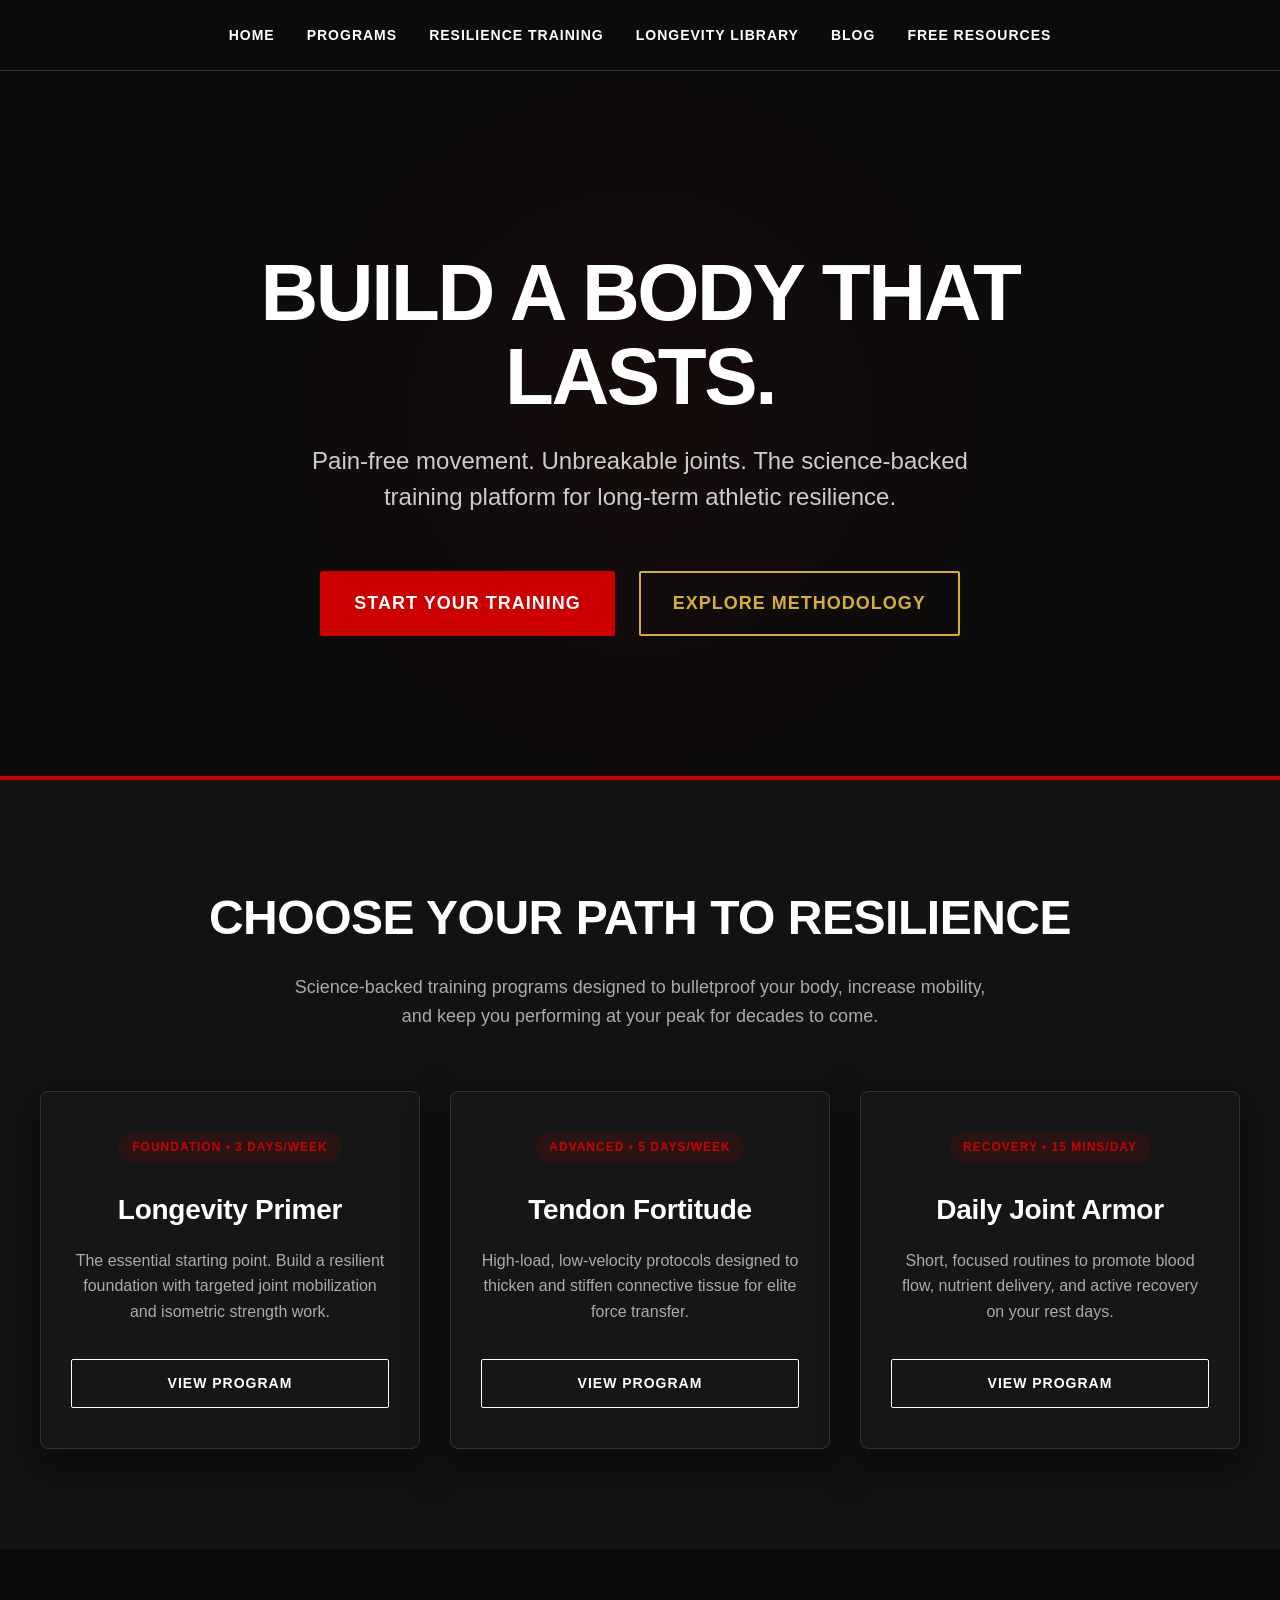
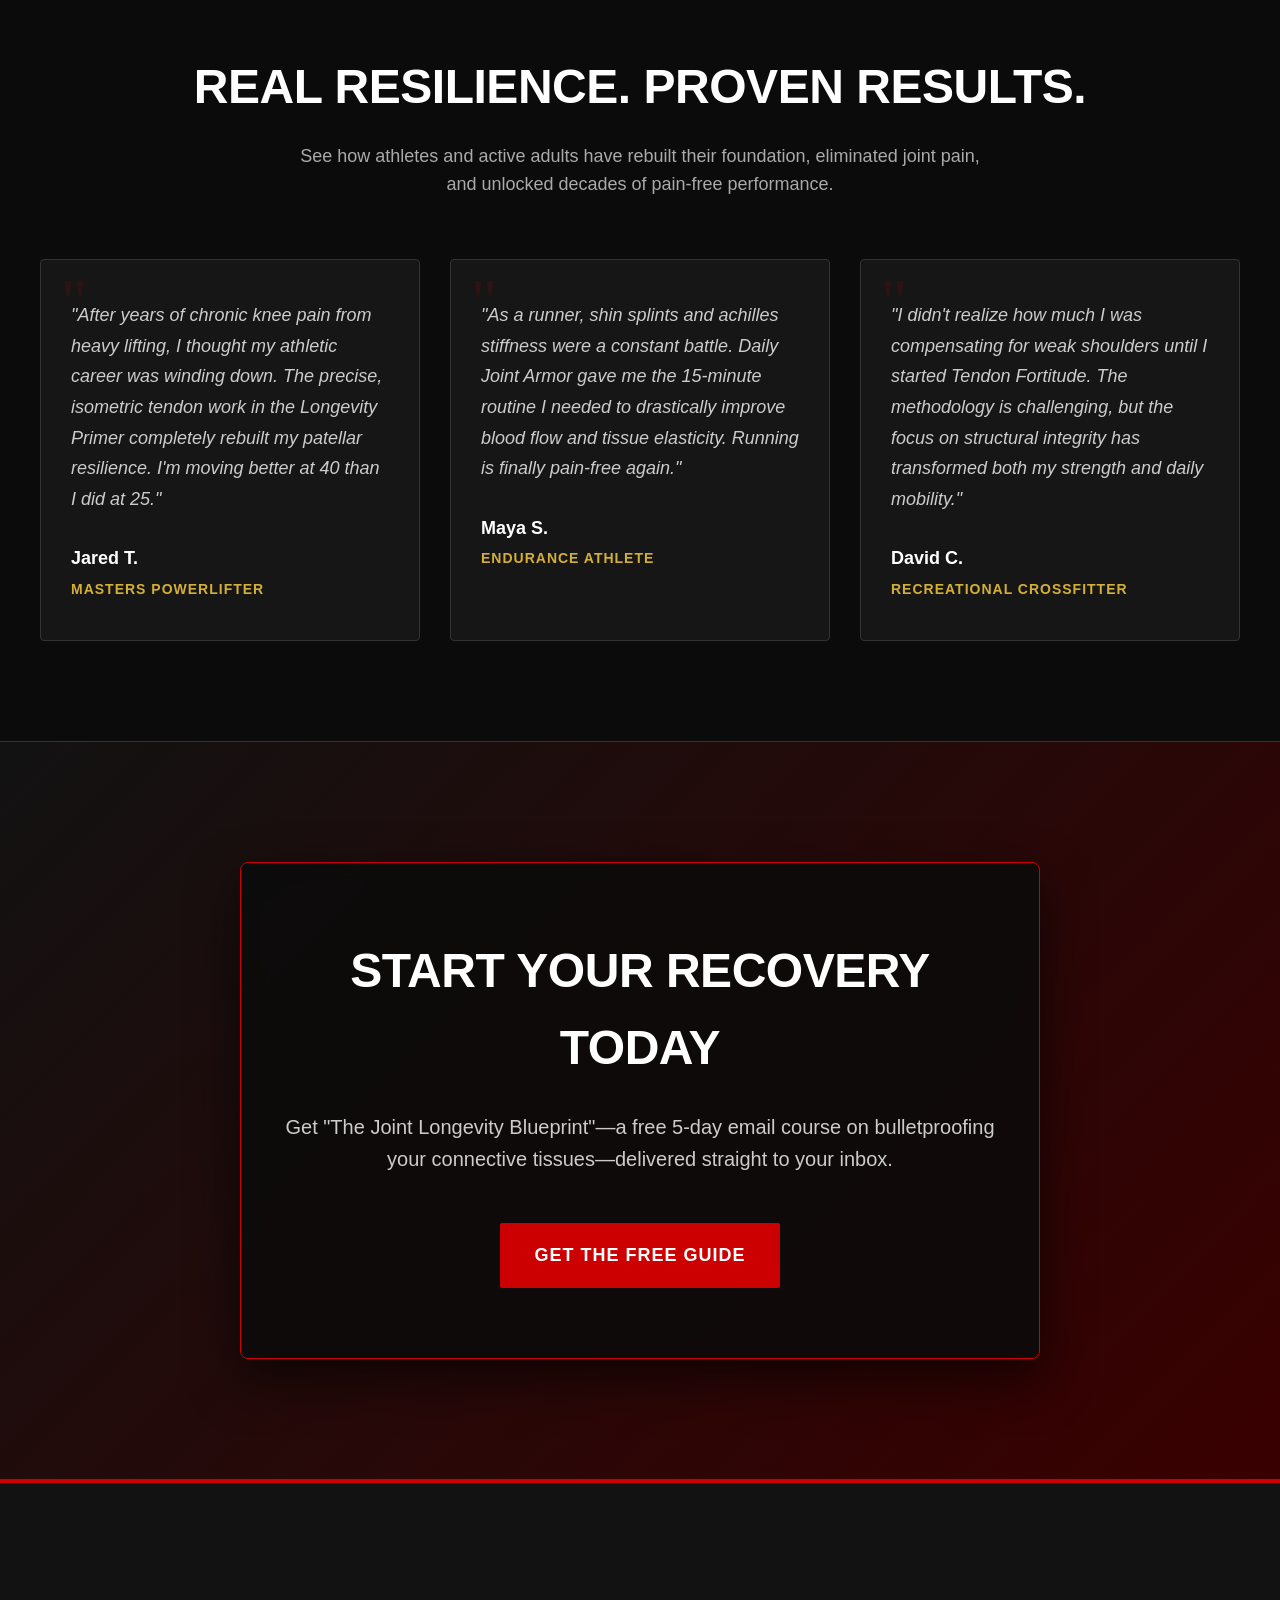
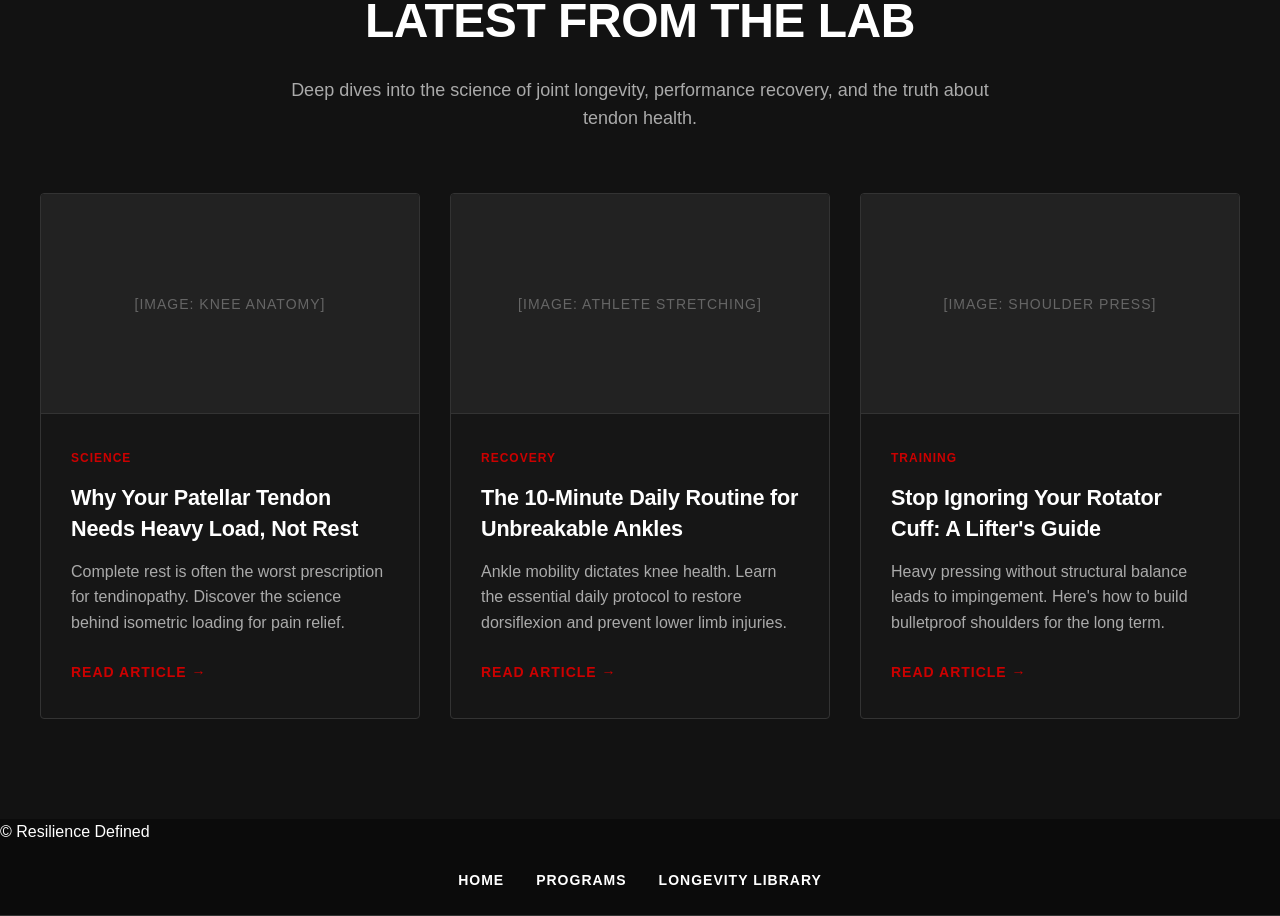
<file: index.html>
<!DOCTYPE html>
<html lang="en">

<head>
  <meta charset="UTF-8">
  <meta name="viewport" content="width=device-width, initial-scale=1.0">
  <title>Resilience Defined</title>
  <link rel="stylesheet" href="styles.css">
</head>

<body>
  <nav>
    <a href="index.html">Home</a>
    <a href="programs.html">Programs</a>
    <a href="longevity-training.html">Resilience Training</a>
    <a href="longevity-library.html">Longevity Library</a>
    <a href="blog.html">Blog</a>
    <a href="free-resources.html">Free Resources</a>
  </nav>
  <main>
    <section class="premium-hero">
      <div class="hero-content">
        <h1 class="hero-headline">Build a Body That Lasts.</h1>
        <p class="hero-subheadline">Pain-free movement. Unbreakable joints. The science-backed training platform for
          long-term athletic resilience.</p>
        <div class="hero-actions">
          <a href="programs.html" class="btn btn-primary">Start Your Training</a>
          <a href="longevity-training.html" class="btn btn-secondary">Explore Methodology</a>
        </div>
      </div>
    </section>

    <section class="featured-programs">
      <div class="featured-programs-container">
        <div class="section-header">
          <h2 class="section-headline">Choose Your Path to Resilience</h2>
          <p class="section-intro">Science-backed training programs designed to bulletproof your body, increase
            mobility,
            and keep you performing at your peak for decades to come.</p>
        </div>

        <div class="program-grid">
          <!-- Card 1 -->
          <div class="program-card">
            <div><span class="program-tag">Foundation • 3 Days/Week</span></div>
            <h3 class="program-title">Longevity Primer</h3>
            <p class="program-desc">The essential starting point. Build a resilient foundation with targeted joint
              mobilization and isometric strength work.</p>
            <a href="programs.html" class="btn-outline">View Program</a>
          </div>

          <!-- Card 2 -->
          <div class="program-card">
            <div><span class="program-tag">Advanced • 5 Days/Week</span></div>
            <h3 class="program-title">Tendon Fortitude</h3>
            <p class="program-desc">High-load, low-velocity protocols designed to thicken and stiffen connective
              tissue
              for elite force transfer.</p>
            <a href="programs.html" class="btn-outline">View Program</a>
          </div>

          <!-- Card 3 -->
          <div class="program-card">
            <div><span class="program-tag">Recovery • 15 Mins/Day</span></div>
            <h3 class="program-title">Daily Joint Armor</h3>
            <p class="program-desc">Short, focused routines to promote blood flow, nutrient delivery, and active
              recovery
              on your rest days.</p>
            <a href="programs.html" class="btn-outline">View Program</a>
          </div>
        </div>
      </div>
    </section>

    <section class="testimonials">
      <div class="testimonials-container">
        <div class="section-header">
          <h2 class="section-headline">Real Resilience. Proven Results.</h2>
          <p class="section-intro">See how athletes and active adults have rebuilt their foundation, eliminated joint
            pain, and unlocked decades of pain-free performance.</p>
        </div>

        <div class="testimonial-grid">
          <!-- Testimonial 1 -->
          <div class="testimonial-card">
            <div class="testimonial-quote-icon">"</div>
            <p class="testimonial-text">"After years of chronic knee pain from heavy lifting, I thought my athletic
              career
              was winding down. The precise, isometric tendon work in the Longevity Primer completely rebuilt my
              patellar
              resilience. I'm moving better at 40 than I did at 25."</p>
            <div class="testimonial-author">Jared T.</div>
            <div class="testimonial-descriptor">Masters Powerlifter</div>
          </div>

          <!-- Testimonial 2 -->
          <div class="testimonial-card">
            <div class="testimonial-quote-icon">"</div>
            <p class="testimonial-text">"As a runner, shin splints and achilles stiffness were a constant battle.
              Daily
              Joint Armor gave me the 15-minute routine I needed to drastically improve blood flow and tissue
              elasticity.
              Running is finally pain-free again."</p>
            <div class="testimonial-author">Maya S.</div>
            <div class="testimonial-descriptor">Endurance Athlete</div>
          </div>

          <!-- Testimonial 3 -->
          <div class="testimonial-card">
            <div class="testimonial-quote-icon">"</div>
            <p class="testimonial-text">"I didn't realize how much I was compensating for weak shoulders until I
              started
              Tendon Fortitude. The methodology is challenging, but the focus on structural integrity has transformed
              both
              my strength and daily mobility."</p>
            <div class="testimonial-author">David C.</div>
            <div class="testimonial-descriptor">Recreational Crossfitter</div>
          </div>
        </div>
      </div>
    </section>

    <section class="lead-magnet">
      <div class="lead-magnet-container">
        <h2 class="lead-headline">Start Your Recovery Today</h2>
        <p class="lead-text"> Get "The Joint Longevity Blueprint"—a free 5-day email course on
          bulletproofing your connective tissues—delivered straight to your inbox.</p>
        <a href="free-resources.html" class="btn btn-primary">Get the Free Guide</a>
      </div>
    </section>

    <section class="blog-preview">
      <div class="blog-container">
        <div class="section-header">
          <h2 class="section-headline">Latest from the Lab</h2>
          <p class="section-intro">Deep dives into the science of joint longevity, performance recovery, and the truth
            about tendon health.</p>
        </div>

        <div class="blog-grid">
          <!-- Blog Card 1 -->
          <div class="blog-card">
            <div class="blog-image-placeholder">[Image: Knee Anatomy]</div>
            <div class="blog-content">
              <div class="blog-tag">Science</div>
              <h3 class="blog-title">Why Your Patellar Tendon Needs Heavy Load, Not Rest</h3>
              <p class="blog-desc">Complete rest is often the worst prescription for tendinopathy. Discover the
                science
                behind isometric loading for pain relief.</p>
              <a href="blog.html" class="blog-link">Read Article →</a>
            </div>
          </div>

          <!-- Blog Card 2 -->
          <div class="blog-card">
            <div class="blog-image-placeholder">[Image: Athlete Stretching]</div>
            <div class="blog-content">
              <div class="blog-tag">Recovery</div>
              <h3 class="blog-title">The 10-Minute Daily Routine for Unbreakable Ankles</h3>
              <p class="blog-desc">Ankle mobility dictates knee health. Learn the essential daily protocol to restore
                dorsiflexion and prevent lower limb injuries.</p>
              <a href="blog.html" class="blog-link">Read Article →</a>
            </div>
          </div>

          <!-- Blog Card 3 -->
          <div class="blog-card">
            <div class="blog-image-placeholder">[Image: Shoulder Press]</div>
            <div class="blog-content">
              <div class="blog-tag">Training</div>
              <h3 class="blog-title">Stop Ignoring Your Rotator Cuff: A Lifter's Guide</h3>
              <p class="blog-desc">Heavy pressing without structural balance leads to impingement. Here's how to build
                bulletproof shoulders for the long term.</p>
              <a href="blog.html" class="blog-link">Read Article →</a>
            </div>
          </div>
        </div>
      </div>
    </section>
  </main>

  <footer>
    <p>© Resilience Defined</p>
    <nav>
      <a href="index.html">Home</a>
      <a href="programs.html">Programs</a>
      <a href="longevity-library.html">Longevity Library</a>
    </nav>
  </footer>

</body>

</html>
</file>
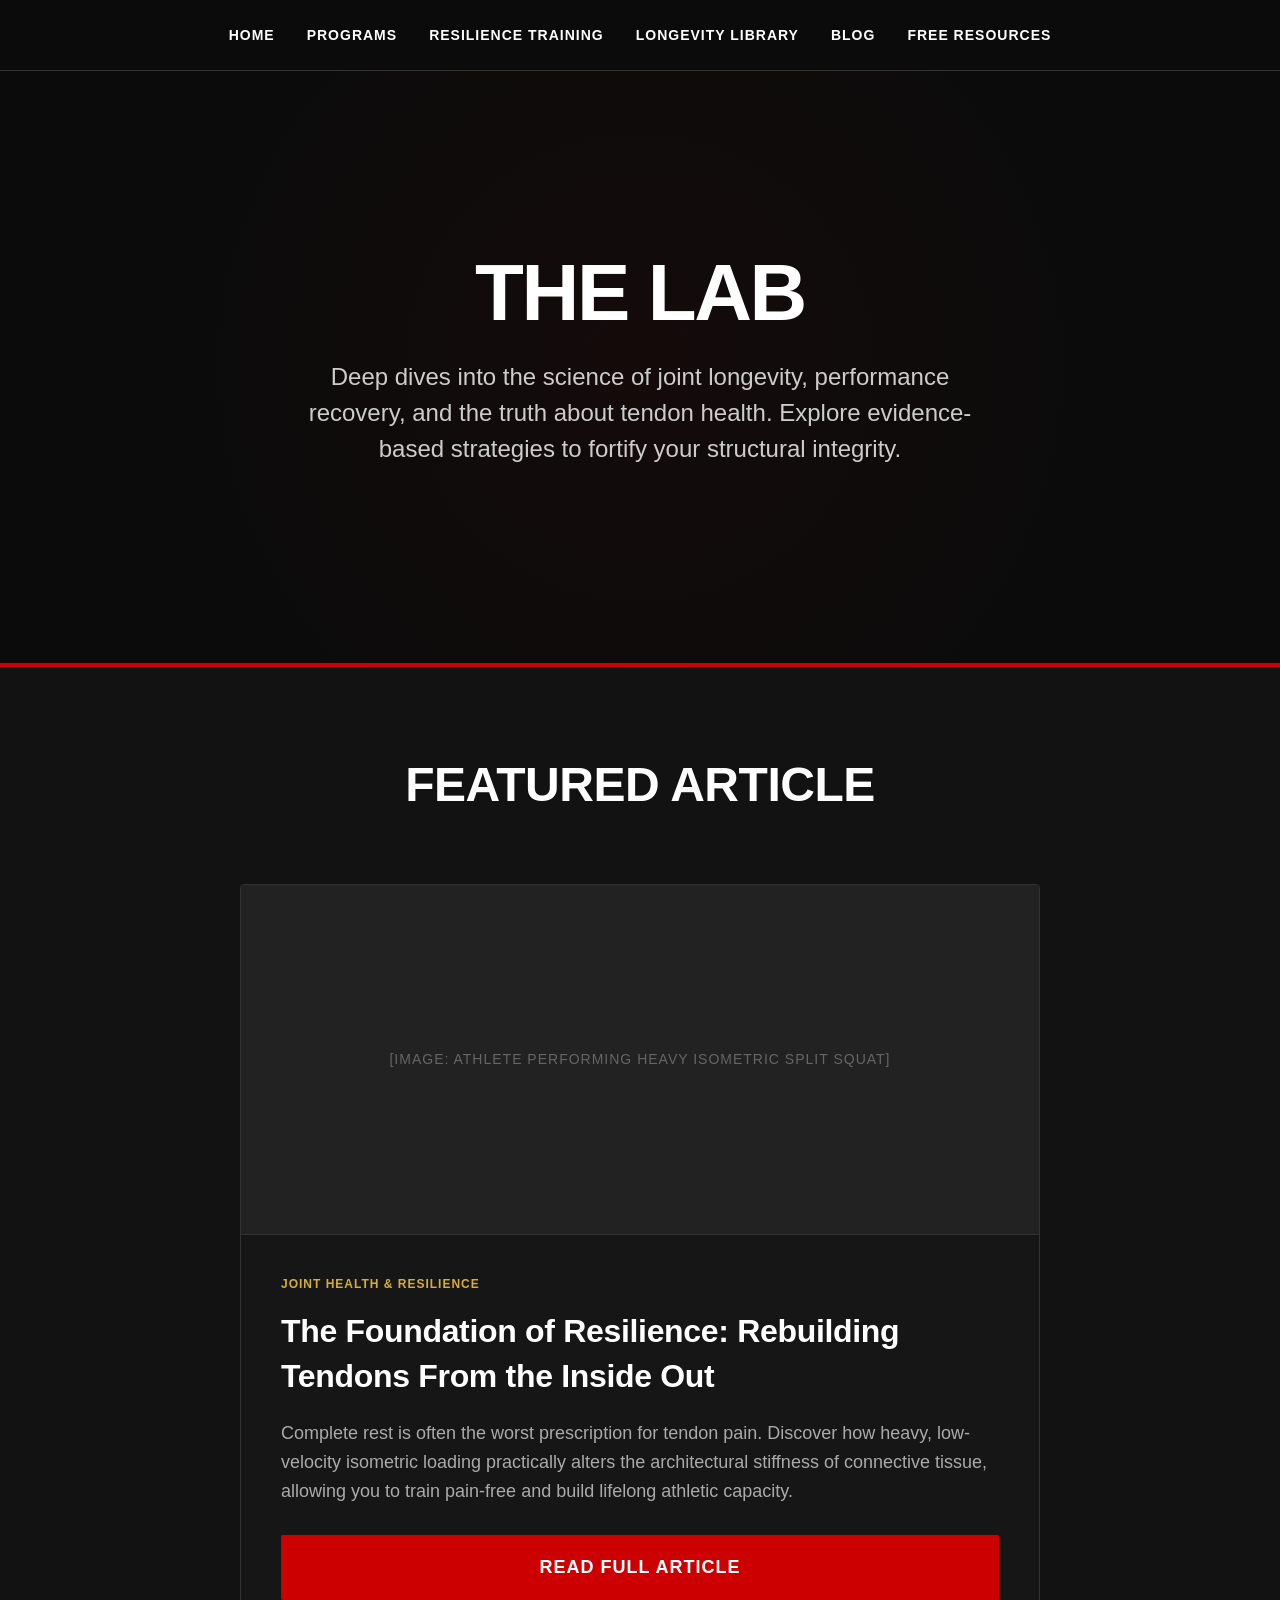
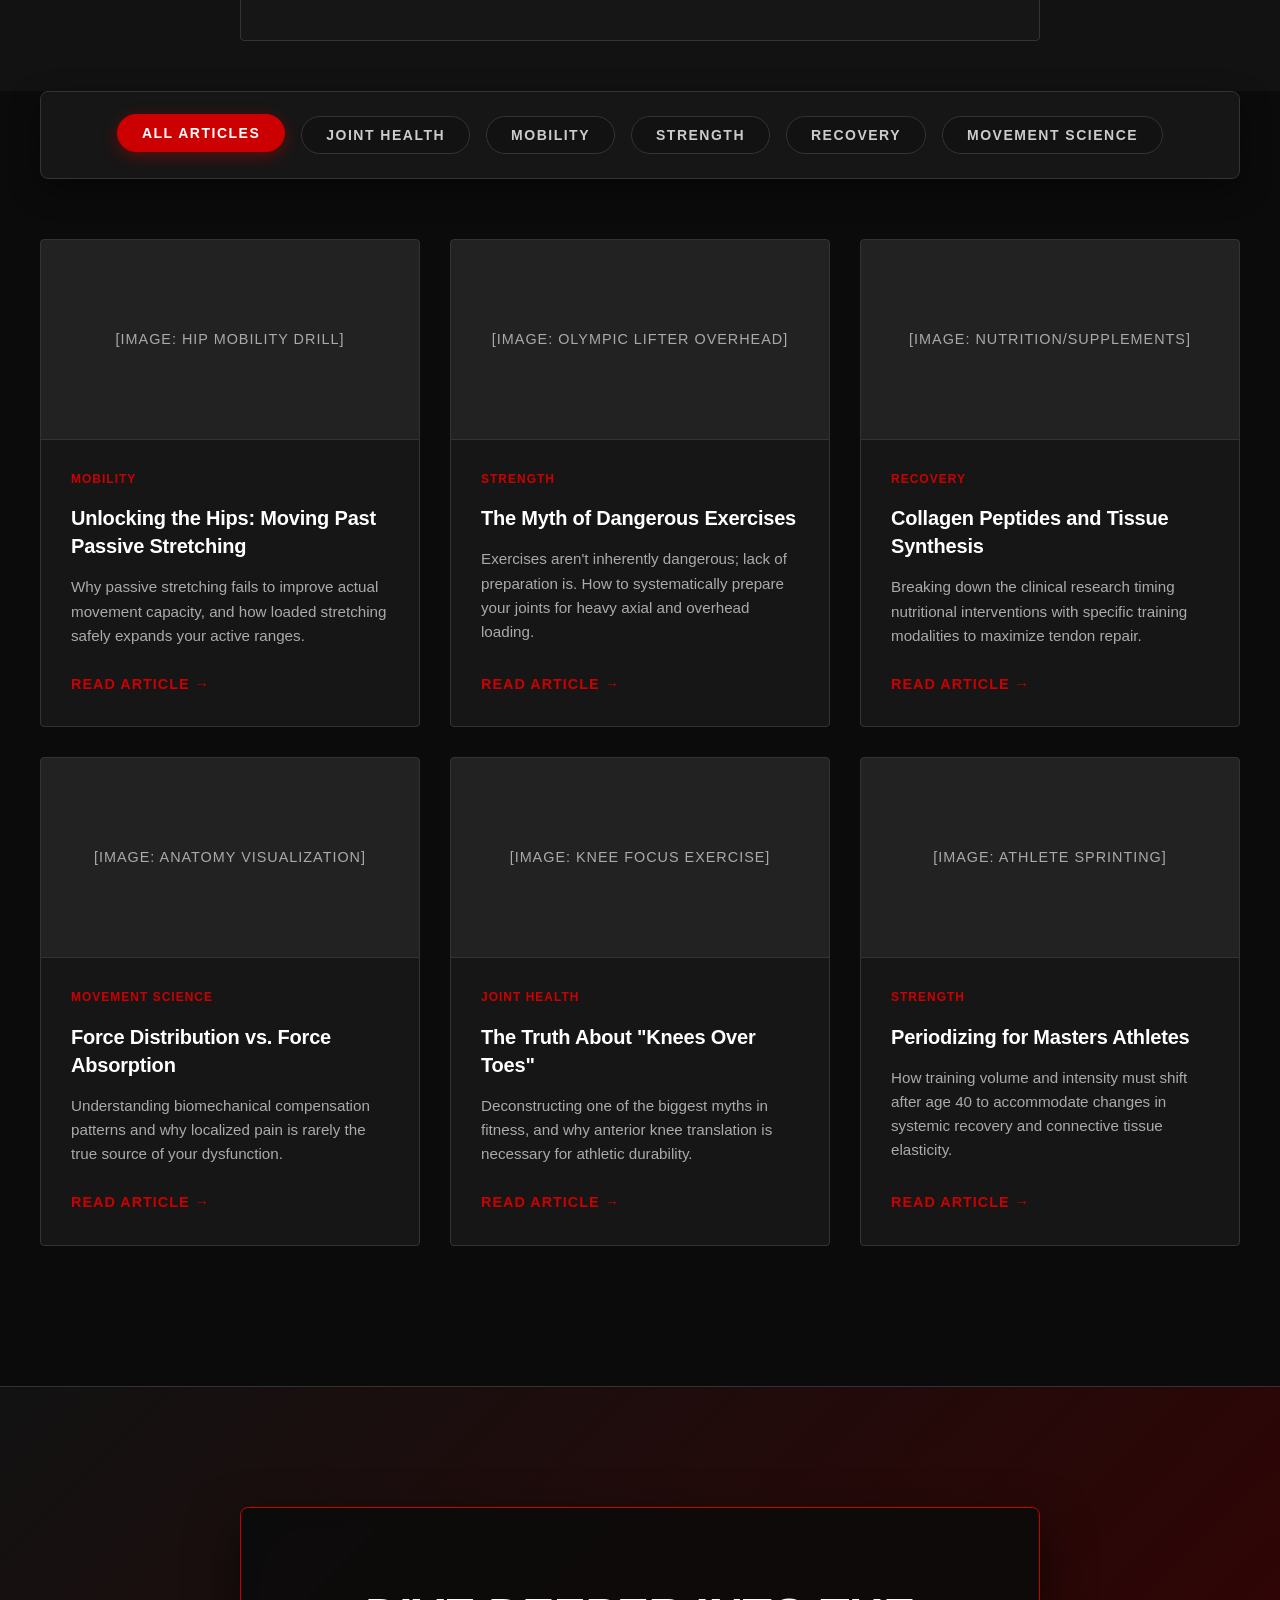
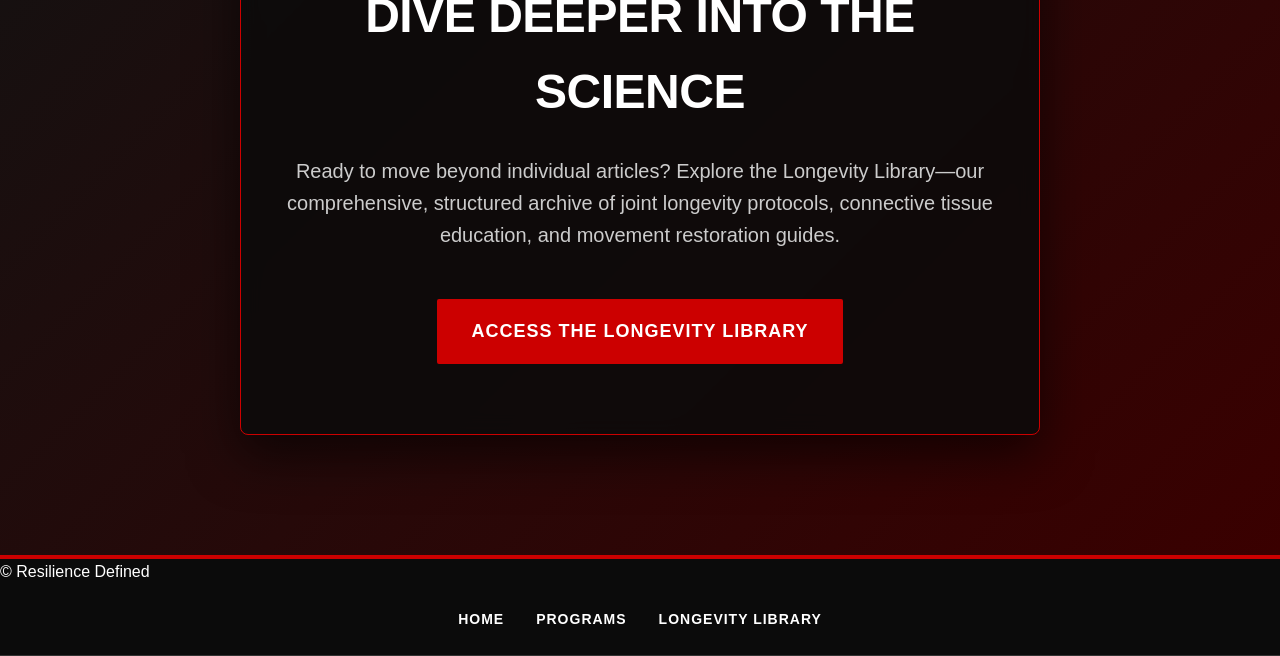
<file: blog.html>
<!DOCTYPE html>
<!--
  ABOUT THIS PAGE:
  This is the Resilience Defined Blog (The Lab).
  It contains ongoing articles, insights, and evidence-based updates to support education and SEO.
  This page bridges the gap by connecting readers to the deeper Longevity Library and core Training Programs.
-->
<html lang="en">
<head>
  <meta charset="UTF-8">
  <meta name="viewport" content="width=device-width, initial-scale=1.0">
  <title>Blog</title>
  <link rel="stylesheet" href="styles.css">
</head>
<body>
  <nav>
    <a href="index.html">Home</a>
    <a href="programs.html">Programs</a>
    <a href="longevity-training.html">Resilience Training</a>
    <a href="longevity-library.html">Longevity Library</a>
    <a href="blog.html">Blog</a>
    <a href="free-resources.html">Free Resources</a>
  </nav>
  <main>
  <section class="premium-hero">
    <div class="hero-content">
      <h1 class="hero-headline">The Lab</h1>
      <p class="hero-subheadline">Deep dives into the science of joint longevity, performance recovery, and the truth about tendon health. Explore evidence-based strategies to fortify your structural integrity.</p>
    </div>
  </section>

  <section class="featured-article" style="padding: 80px 20px; background-color: var(--bg-section);">
    <div class="blog-container" style="max-width: 1200px; margin: 0 auto;">
      <div class="section-header">
        <h2 class="section-headline">Featured Article</h2>
      </div>

      <div class="blog-card" style="max-width: 800px; margin: 0 auto; display: block; overflow: hidden;">
        <div class="blog-image-placeholder" style="height: 350px;">[Image: Athlete Performing Heavy Isometric Split Squat]</div>
        <div class="blog-content" style="padding: 40px;">
          <div class="blog-tag">Joint Health & Resilience</div>
          <h3 class="blog-title" style="font-size: 2rem; margin-bottom: 20px;">The Foundation of Resilience: Rebuilding Tendons From the Inside Out</h3>
          <p class="blog-desc" style="font-size: 1.125rem; margin-bottom: 30px; line-height: 1.6;">Complete rest is often the worst prescription for tendon pain. Discover how heavy, low-velocity isometric loading practically alters the architectural stiffness of connective tissue, allowing you to train pain-free and build lifelong athletic capacity.</p>
          <a href="#" class="btn btn-primary">Read Full Article</a>
        </div>
      </div>
    </div>
  </section>

  <section class="topic-navigation">
    <div class="filter-bar">
      <div class="filter-container">
        <button class="filter-btn active">All Articles</button>
        <button class="filter-btn">Joint Health</button>
        <button class="filter-btn">Mobility</button>
        <button class="filter-btn">Strength</button>
        <button class="filter-btn">Recovery</button>
        <button class="filter-btn">Movement Science</button>
      </div>
    </div>
  </section>

  <section class="latest-articles" style="padding: 60px 20px 100px; background-color: var(--bg-dark);">
    <div class="blog-container" style="max-width: 1200px; margin: 0 auto;">
      <div class="blog-grid grid-3">
        
        <!-- Article 1 -->
        <div class="blog-card" style="background-color: var(--bg-card); border: 1px solid var(--border-color); border-radius: 4px; overflow: hidden; transition: transform 0.3s ease, border-color 0.3s ease;">
          <div class="blog-image-placeholder" style="height: 200px; background-color: rgba(255,255,255,0.05); display: flex; align-items: center; justify-content: center; color: var(--text-muted); font-size: 0.9rem;">[Image: Hip Mobility Drill]</div>
          <div class="blog-content" style="padding: 30px;">
            <div class="blog-tag" style="display: inline-block; font-size: 0.75rem; font-weight: 700; text-transform: uppercase; letter-spacing: 1px; color: var(--accent-red); margin-bottom: 15px;">Mobility</div>
            <h3 class="blog-title" style="font-size: 1.25rem; margin-bottom: 15px; line-height: 1.4;">Unlocking the Hips: Moving Past Passive Stretching</h3>
            <p class="blog-desc" style="color: var(--text-muted); font-size: 0.95rem; margin-bottom: 25px; line-height: 1.6;">Why passive stretching fails to improve actual movement capacity, and how loaded stretching safely expands your active ranges.</p>
            <a href="#" class="blog-link" style="color: var(--accent-red); font-weight: 700; text-decoration: none; font-size: 0.9rem; text-transform: uppercase; letter-spacing: 1px; display: inline-flex; align-items: center; gap: 5px;">Read Article &rarr;</a>
          </div>
        </div>

        <!-- Article 2 -->
        <div class="blog-card" style="background-color: var(--bg-card); border: 1px solid var(--border-color); border-radius: 4px; overflow: hidden; transition: transform 0.3s ease, border-color 0.3s ease;">
          <div class="blog-image-placeholder" style="height: 200px; background-color: rgba(255,255,255,0.05); display: flex; align-items: center; justify-content: center; color: var(--text-muted); font-size: 0.9rem;">[Image: Olympic Lifter Overhead]</div>
          <div class="blog-content" style="padding: 30px;">
            <div class="blog-tag" style="display: inline-block; font-size: 0.75rem; font-weight: 700; text-transform: uppercase; letter-spacing: 1px; color: var(--accent-red); margin-bottom: 15px;">Strength</div>
            <h3 class="blog-title" style="font-size: 1.25rem; margin-bottom: 15px; line-height: 1.4;">The Myth of Dangerous Exercises</h3>
            <p class="blog-desc" style="color: var(--text-muted); font-size: 0.95rem; margin-bottom: 25px; line-height: 1.6;">Exercises aren't inherently dangerous; lack of preparation is. How to systematically prepare your joints for heavy axial and overhead loading.</p>
            <a href="#" class="blog-link" style="color: var(--accent-red); font-weight: 700; text-decoration: none; font-size: 0.9rem; text-transform: uppercase; letter-spacing: 1px; display: inline-flex; align-items: center; gap: 5px;">Read Article &rarr;</a>
          </div>
        </div>

        <!-- Article 3 -->
        <div class="blog-card" style="background-color: var(--bg-card); border: 1px solid var(--border-color); border-radius: 4px; overflow: hidden; transition: transform 0.3s ease, border-color 0.3s ease;">
          <div class="blog-image-placeholder" style="height: 200px; background-color: rgba(255,255,255,0.05); display: flex; align-items: center; justify-content: center; color: var(--text-muted); font-size: 0.9rem;">[Image: Nutrition/Supplements]</div>
          <div class="blog-content" style="padding: 30px;">
            <div class="blog-tag" style="display: inline-block; font-size: 0.75rem; font-weight: 700; text-transform: uppercase; letter-spacing: 1px; color: var(--accent-red); margin-bottom: 15px;">Recovery</div>
            <h3 class="blog-title" style="font-size: 1.25rem; margin-bottom: 15px; line-height: 1.4;">Collagen Peptides and Tissue Synthesis</h3>
            <p class="blog-desc" style="color: var(--text-muted); font-size: 0.95rem; margin-bottom: 25px; line-height: 1.6;">Breaking down the clinical research timing nutritional interventions with specific training modalities to maximize tendon repair.</p>
            <a href="#" class="blog-link" style="color: var(--accent-red); font-weight: 700; text-decoration: none; font-size: 0.9rem; text-transform: uppercase; letter-spacing: 1px; display: inline-flex; align-items: center; gap: 5px;">Read Article &rarr;</a>
          </div>
        </div>

        <!-- Article 4 -->
        <div class="blog-card" style="background-color: var(--bg-card); border: 1px solid var(--border-color); border-radius: 4px; overflow: hidden; transition: transform 0.3s ease, border-color 0.3s ease;">
          <div class="blog-image-placeholder" style="height: 200px; background-color: rgba(255,255,255,0.05); display: flex; align-items: center; justify-content: center; color: var(--text-muted); font-size: 0.9rem;">[Image: Anatomy Visualization]</div>
          <div class="blog-content" style="padding: 30px;">
            <div class="blog-tag" style="display: inline-block; font-size: 0.75rem; font-weight: 700; text-transform: uppercase; letter-spacing: 1px; color: var(--accent-red); margin-bottom: 15px;">Movement Science</div>
            <h3 class="blog-title" style="font-size: 1.25rem; margin-bottom: 15px; line-height: 1.4;">Force Distribution vs. Force Absorption</h3>
            <p class="blog-desc" style="color: var(--text-muted); font-size: 0.95rem; margin-bottom: 25px; line-height: 1.6;">Understanding biomechanical compensation patterns and why localized pain is rarely the true source of your dysfunction.</p>
            <a href="#" class="blog-link" style="color: var(--accent-red); font-weight: 700; text-decoration: none; font-size: 0.9rem; text-transform: uppercase; letter-spacing: 1px; display: inline-flex; align-items: center; gap: 5px;">Read Article &rarr;</a>
          </div>
        </div>

        <!-- Article 5 -->
        <div class="blog-card" style="background-color: var(--bg-card); border: 1px solid var(--border-color); border-radius: 4px; overflow: hidden; transition: transform 0.3s ease, border-color 0.3s ease;">
          <div class="blog-image-placeholder" style="height: 200px; background-color: rgba(255,255,255,0.05); display: flex; align-items: center; justify-content: center; color: var(--text-muted); font-size: 0.9rem;">[Image: Knee Focus Exercise]</div>
          <div class="blog-content" style="padding: 30px;">
            <div class="blog-tag" style="display: inline-block; font-size: 0.75rem; font-weight: 700; text-transform: uppercase; letter-spacing: 1px; color: var(--accent-red); margin-bottom: 15px;">Joint Health</div>
            <h3 class="blog-title" style="font-size: 1.25rem; margin-bottom: 15px; line-height: 1.4;">The Truth About "Knees Over Toes"</h3>
            <p class="blog-desc" style="color: var(--text-muted); font-size: 0.95rem; margin-bottom: 25px; line-height: 1.6;">Deconstructing one of the biggest myths in fitness, and why anterior knee translation is necessary for athletic durability.</p>
            <a href="#" class="blog-link" style="color: var(--accent-red); font-weight: 700; text-decoration: none; font-size: 0.9rem; text-transform: uppercase; letter-spacing: 1px; display: inline-flex; align-items: center; gap: 5px;">Read Article &rarr;</a>
          </div>
        </div>

        <!-- Article 6 -->
        <div class="blog-card" style="background-color: var(--bg-card); border: 1px solid var(--border-color); border-radius: 4px; overflow: hidden; transition: transform 0.3s ease, border-color 0.3s ease;">
          <div class="blog-image-placeholder" style="height: 200px; background-color: rgba(255,255,255,0.05); display: flex; align-items: center; justify-content: center; color: var(--text-muted); font-size: 0.9rem;">[Image: Athlete Sprinting]</div>
          <div class="blog-content" style="padding: 30px;">
            <div class="blog-tag" style="display: inline-block; font-size: 0.75rem; font-weight: 700; text-transform: uppercase; letter-spacing: 1px; color: var(--accent-red); margin-bottom: 15px;">Strength</div>
            <h3 class="blog-title" style="font-size: 1.25rem; margin-bottom: 15px; line-height: 1.4;">Periodizing for Masters Athletes</h3>
            <p class="blog-desc" style="color: var(--text-muted); font-size: 0.95rem; margin-bottom: 25px; line-height: 1.6;">How training volume and intensity must shift after age 40 to accommodate changes in systemic recovery and connective tissue elasticity.</p>
            <a href="#" class="blog-link" style="color: var(--accent-red); font-weight: 700; text-decoration: none; font-size: 0.9rem; text-transform: uppercase; letter-spacing: 1px; display: inline-flex; align-items: center; gap: 5px;">Read Article &rarr;</a>
          </div>
        </div>

      </div>
    </div>
  </section>

  <section class="lead-magnet" style="margin-top: 40px;">
    <div class="lead-magnet-container">
      <h2 class="lead-headline">Dive Deeper into the Science</h2>
      <p class="lead-text">Ready to move beyond individual articles? Explore the Longevity Library—our comprehensive, structured archive of joint longevity protocols, connective tissue education, and movement restoration guides.</p>
      <a href="longevity-library.html" class="btn btn-primary">Access the Longevity Library</a>
    </div>
  </section>

  </main>

  <footer>
    <p>© Resilience Defined</p>
    <nav>
      <a href="index.html">Home</a>
      <a href="programs.html">Programs</a>
      <a href="longevity-library.html">Longevity Library</a>
    </nav>
  </footer>
</body>
</html>
</file>
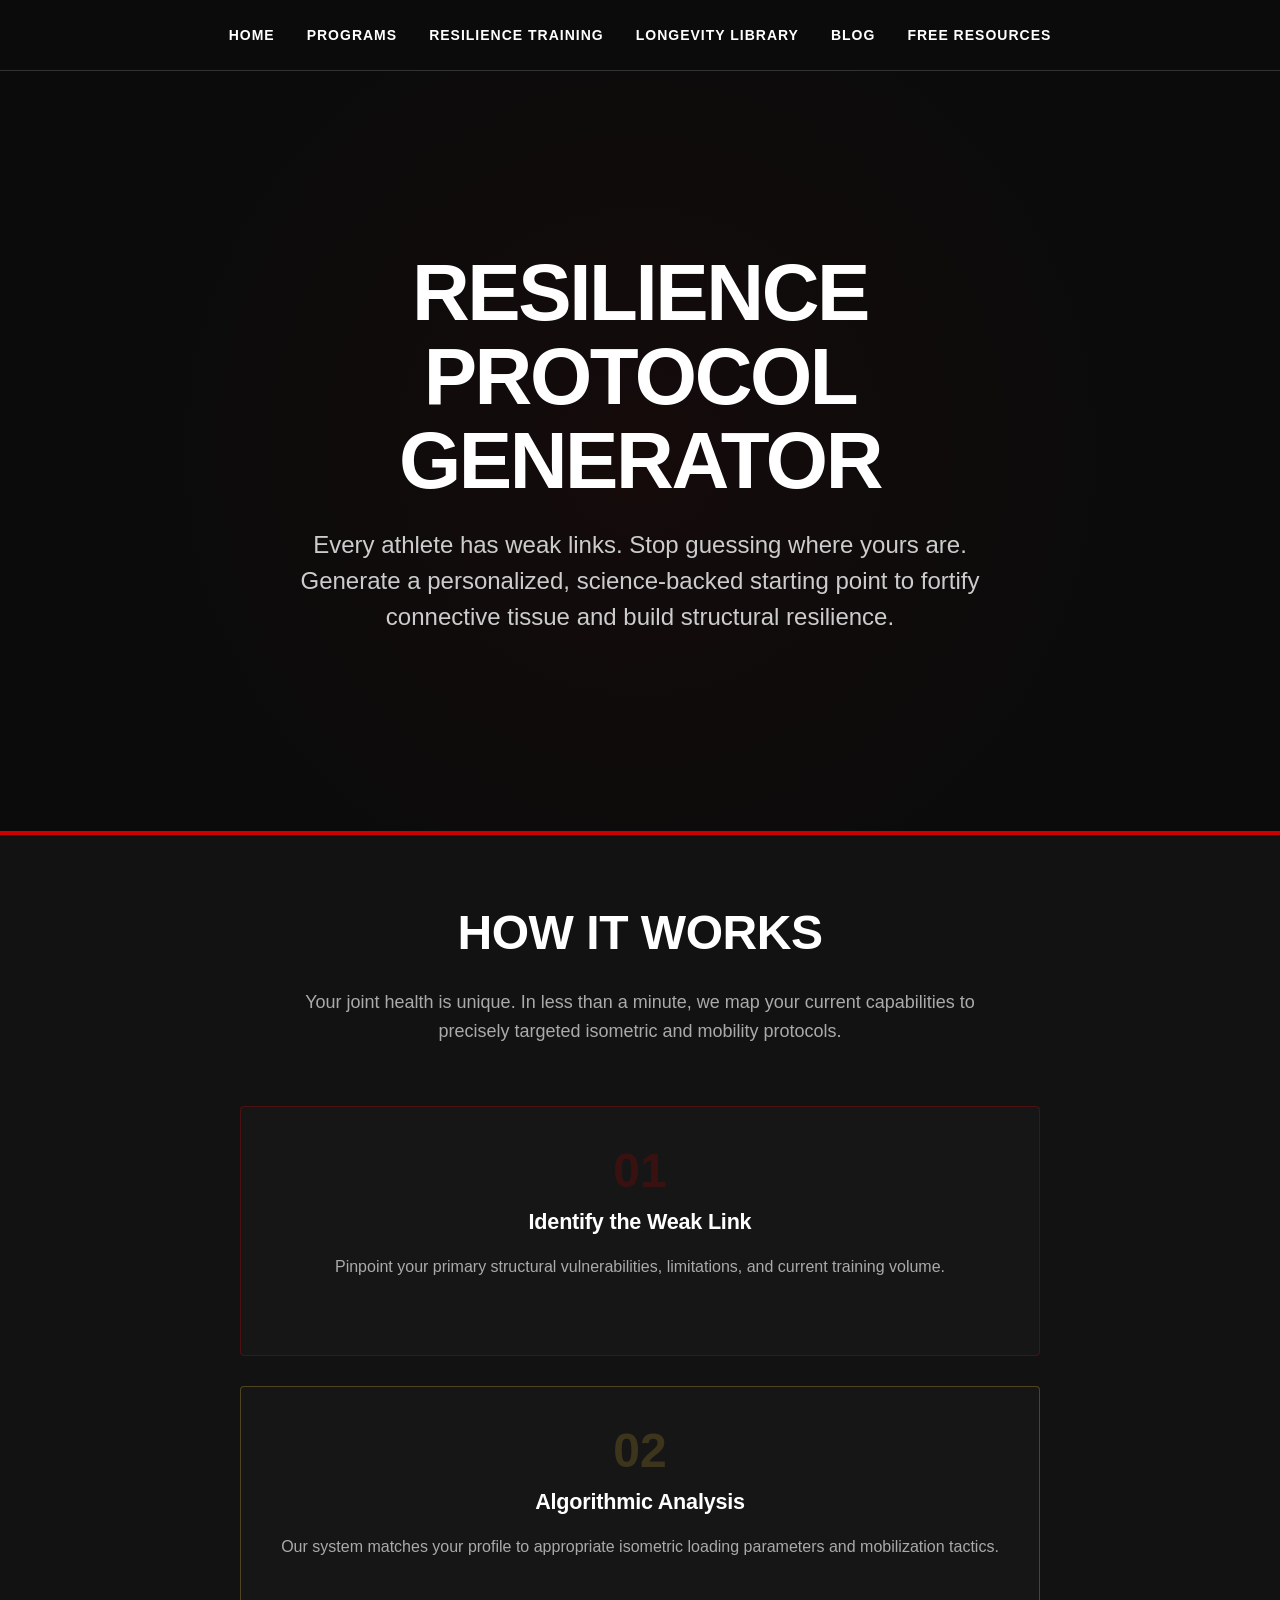
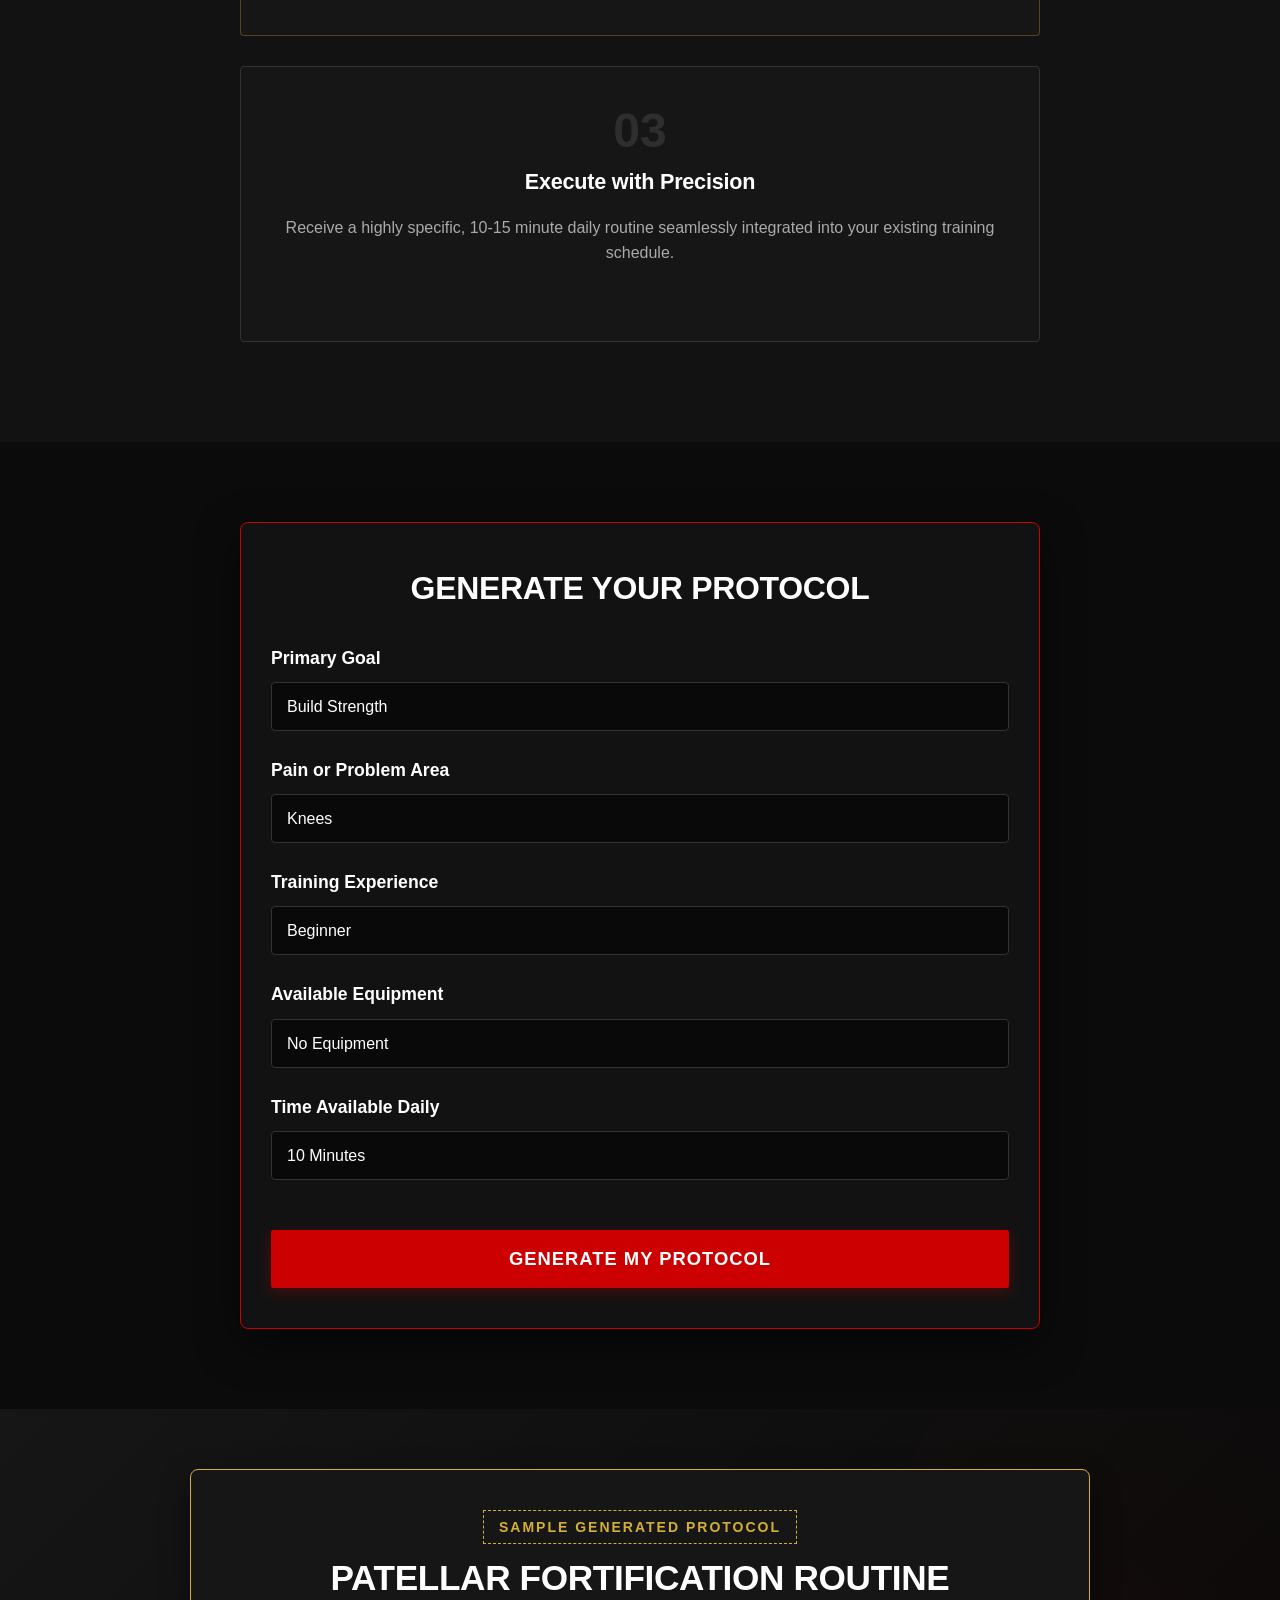
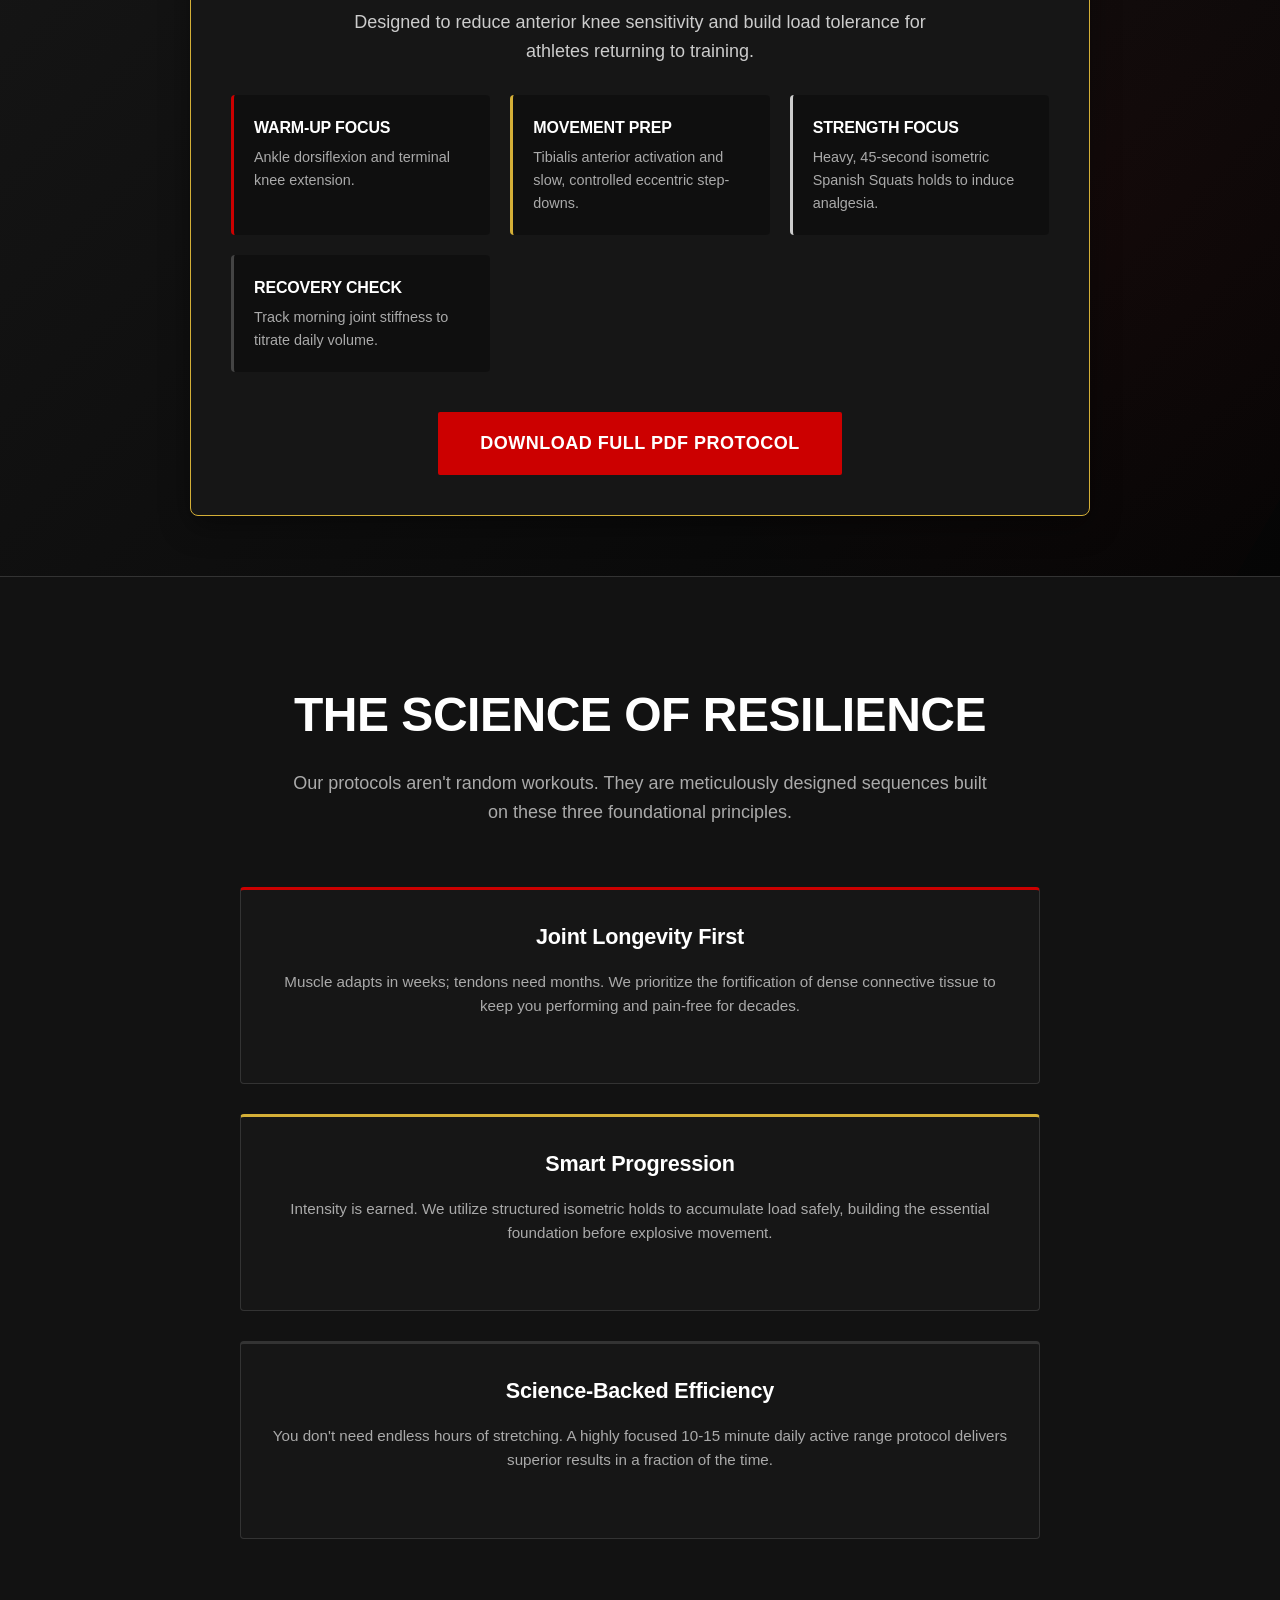
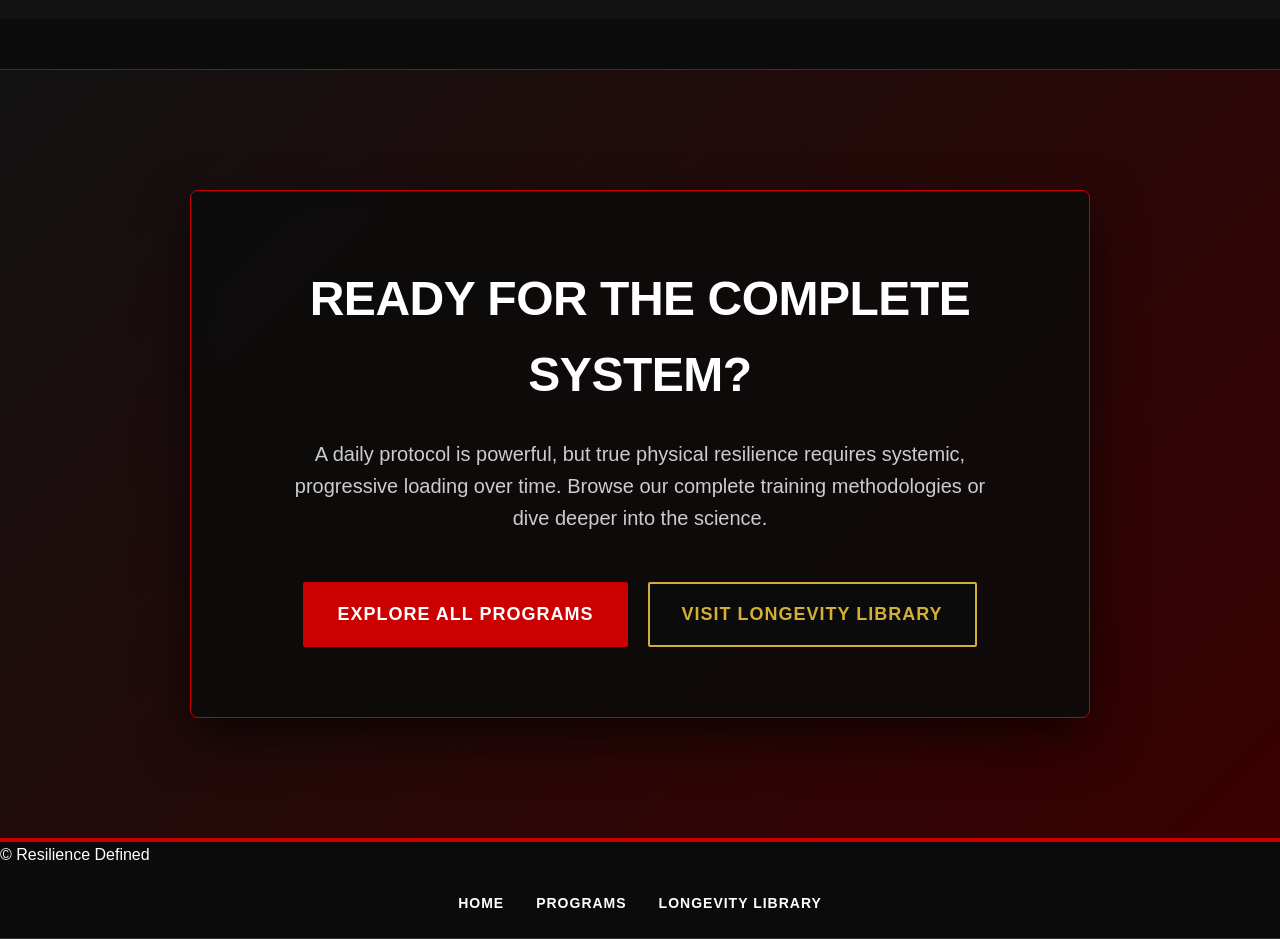
<file: free-resources.html>
<!DOCTYPE html>
<html lang="en">
<head>
  <meta charset="UTF-8">
  <meta name="viewport" content="width=device-width, initial-scale=1.0">
  <title>Resilience Protocol Generator | Resilience Defined</title>
  <link rel="stylesheet" href="styles.css">
</head>
<body>
  <nav>
    <a href="index.html">Home</a>
    <a href="programs.html">Programs</a>
    <a href="longevity-training.html">Resilience Training</a>
    <a href="longevity-library.html">Longevity Library</a>
    <a href="blog.html">Blog</a>
    <a href="free-resources.html">Free Resources</a>
  </nav>
  <main>
  <section class="premium-hero">
    <div class="hero-content">
      <h1 class="hero-headline">Resilience Protocol Generator</h1>
      <p class="hero-subheadline">Every athlete has weak links. Stop guessing where yours are. Generate a personalized, science-backed starting point to fortify connective tissue and build structural resilience.</p>
    </div>
  </section>

  <section class="blog-preview" style="padding-top: 60px;">
    <div class="blog-container">
      <div class="section-header">
        <h2 class="section-headline">How It Works</h2>
        <p class="section-intro">Your joint health is unique. In less than a minute, we map your current capabilities to precisely targeted isometric and mobility protocols.</p>
      </div>
      
      <div class="program-grid" style="grid-template-columns: 1fr; max-width: 800px; margin: 0 auto;">
        <div class="program-card" style="padding: 40px 30px; border-color: rgba(204,0,0,0.3);">
          <div style="font-size: 3rem; color: var(--accent-red); opacity: 0.2; margin-bottom: 10px; font-weight: 800; line-height: 1;">01</div>
          <h3 class="program-title" style="font-size: 1.35rem;">Identify the Weak Link</h3>
          <p class="program-desc" style="font-size: 1rem;">Pinpoint your primary structural vulnerabilities, limitations, and current training volume.</p>
        </div>
        <div class="program-card" style="padding: 40px 30px; border-color: rgba(212,175,55,0.3);">
          <div style="font-size: 3rem; color: var(--accent-gold); opacity: 0.2; margin-bottom: 10px; font-weight: 800; line-height: 1;">02</div>
          <h3 class="program-title" style="font-size: 1.35rem;">Algorithmic Analysis</h3>
          <p class="program-desc" style="font-size: 1rem;">Our system matches your profile to appropriate isometric loading parameters and mobilization tactics.</p>
        </div>
        <div class="program-card" style="padding: 40px 30px;">
          <div style="font-size: 3rem; color: #ffffff; opacity: 0.1; margin-bottom: 10px; font-weight: 800; line-height: 1;">03</div>
          <h3 class="program-title" style="font-size: 1.35rem;">Execute with Precision</h3>
          <p class="program-desc" style="font-size: 1rem;">Receive a highly specific, 10-15 minute daily routine seamlessly integrated into your existing training schedule.</p>
        </div>
      </div>
    </div>
  </section>

  <section class="featured-programs" style="background-color: var(--bg-dark); padding: 80px 20px;">
    <div class="featured-programs-container" style="max-width: 800px;">
      <div class="program-card" style="background-color: var(--bg-section); border: 1px solid var(--accent-red);">
        <h2 class="section-headline" style="font-size: 2rem; margin-bottom: 30px;">Generate Your Protocol</h2>
        
        <form id="protocol-form" style="text-align: left;">
          <div style="margin-bottom: 25px;">
            <label style="display: block; margin-bottom: 10px; font-weight: 700; color: var(--text-main); font-size: 1.1rem;" for="primary-goal">Primary Goal</label>
            <select id="primary-goal" name="primary-goal" style="width: 100%; padding: 15px; background: rgba(0,0,0,0.5); border: 1px solid var(--border-color); color: var(--text-main); font-size: 1rem; border-radius: 4px;">
              <option>Build Strength</option>
              <option>Improve Mobility</option>
              <option>Train Pain-Free</option>
              <option>Recover Durability</option>
              <option>Return to Training</option>
            </select>
          </div>

          <div style="margin-bottom: 25px;">
            <label style="display: block; margin-bottom: 10px; font-weight: 700; color: var(--text-main); font-size: 1.1rem;" for="problem-area">Pain or Problem Area</label>
            <select id="problem-area" name="problem-area" style="width: 100%; padding: 15px; background: rgba(0,0,0,0.5); border: 1px solid var(--border-color); color: var(--text-main); font-size: 1rem; border-radius: 4px;">
              <option>Knees</option>
              <option>Shoulders</option>
              <option>Lower Back</option>
              <option>Hips</option>
              <option>Ankles</option>
              <option>Full Body</option>
            </select>
          </div>
          
          <div style="margin-bottom: 25px;">
            <label style="display: block; margin-bottom: 10px; font-weight: 700; color: var(--text-main); font-size: 1.1rem;" for="training-experience">Training Experience</label>
            <select id="training-experience" name="training-experience" style="width: 100%; padding: 15px; background: rgba(0,0,0,0.5); border: 1px solid var(--border-color); color: var(--text-main); font-size: 1rem; border-radius: 4px;">
              <option>Beginner</option>
              <option>Returning</option>
              <option>Intermediate</option>
              <option>Advanced</option>
            </select>
          </div>

          <div style="margin-bottom: 25px;">
            <label style="display: block; margin-bottom: 10px; font-weight: 700; color: var(--text-main); font-size: 1.1rem;" for="available-equipment">Available Equipment</label>
            <select id="available-equipment" name="available-equipment" style="width: 100%; padding: 15px; background: rgba(0,0,0,0.5); border: 1px solid var(--border-color); color: var(--text-main); font-size: 1rem; border-radius: 4px;">
              <option>No Equipment</option>
              <option>Dumbbells</option>
              <option>Bands</option>
              <option>Full Gym</option>
              <option>Home Gym</option>
            </select>
          </div>

          <div style="margin-bottom: 35px;">
            <label style="display: block; margin-bottom: 10px; font-weight: 700; color: var(--text-main); font-size: 1.1rem;" for="time-available">Time Available Daily</label>
            <select id="time-available" name="time-available" style="width: 100%; padding: 15px; background: rgba(0,0,0,0.5); border: 1px solid var(--border-color); color: var(--text-main); font-size: 1rem; border-radius: 4px;">
              <option>10 Minutes</option>
              <option>20 Minutes</option>
              <option>30 Minutes</option>
              <option>45+ Minutes</option>
            </select>
          </div>

          <button type="button" id="generate-btn" class="btn btn-primary" style="width: 100%;">Generate My Protocol</button>
        </form>
      </div>
    </div>
  </section>

  <section class="highlight-featured" style="padding: 60px 20px;">
    <!-- Empty Container for JavaScript to target -->
    <div id="protocol-results-container"></div>
    
    <div class="highlight-container" id="sample-protocol-container" style="max-width: 900px;">
      
      <!-- Sample Results Card -->
      <div style="background-color: var(--bg-card); border: 1px solid var(--accent-gold); border-radius: 8px; padding: 40px; width: 100%; box-shadow: 0 10px 30px rgba(0,0,0,0.4);">
        <div style="text-align: center; margin-bottom: 30px;">
          <div class="highlight-label" style="color: var(--accent-gold); border: 1px dashed var(--accent-gold); padding: 5px 15px; margin-bottom: 15px; display: inline-block;">SAMPLE GENERATED PROTOCOL</div>
          <h3 class="highlight-title" style="font-size: 2.2rem; margin-bottom: 10px; color: var(--text-main);">Patellar Fortification Routine</h3>
          <p class="highlight-desc" style="margin: 0 auto; max-width: 600px; color: var(--text-sub);">Designed to reduce anterior knee sensitivity and build load tolerance for athletes returning to training.</p>
        </div>

        <div class="protocol-grid">
          <div style="background: rgba(0,0,0,0.3); padding: 20px; border-radius: 4px; border-left: 3px solid var(--accent-red);">
            <h4 style="font-size: 1rem; color: var(--text-main); margin-bottom: 5px; text-transform: uppercase;">Warm-Up Focus</h4>
            <p style="font-size: 0.9rem; color: var(--text-muted);">Ankle dorsiflexion and terminal knee extension.</p>
          </div>
          <div style="background: rgba(0,0,0,0.3); padding: 20px; border-radius: 4px; border-left: 3px solid var(--accent-gold);">
            <h4 style="font-size: 1rem; color: var(--text-main); margin-bottom: 5px; text-transform: uppercase;">Movement Prep</h4>
            <p style="font-size: 0.9rem; color: var(--text-muted);">Tibialis anterior activation and slow, controlled eccentric step-downs.</p>
          </div>
          <div style="background: rgba(0,0,0,0.3); padding: 20px; border-radius: 4px; border-left: 3px solid var(--text-sub);">
            <h4 style="font-size: 1rem; color: var(--text-main); margin-bottom: 5px; text-transform: uppercase;">Strength Focus</h4>
            <p style="font-size: 0.9rem; color: var(--text-muted);">Heavy, 45-second isometric Spanish Squats holds to induce analgesia.</p>
          </div>
          <div style="background: rgba(0,0,0,0.3); padding: 20px; border-radius: 4px; border-left: 3px solid #444;">
            <h4 style="font-size: 1rem; color: var(--text-main); margin-bottom: 5px; text-transform: uppercase;">Recovery Check</h4>
            <p style="font-size: 0.9rem; color: var(--text-muted);">Track morning joint stiffness to titrate daily volume.</p>
          </div>
        </div>

        <div style="text-align: center;">
          <a href="#" class="btn btn-primary" style="padding: 15px 40px;">Download Full PDF Protocol</a>
        </div>
      </div>

    </div>
  </section>

  <section class="blog-preview" style="padding-bottom: 80px;">
    <div class="blog-container">
      <div class="section-header">
        <h2 class="section-headline">The Science of Resilience</h2>
        <p class="section-intro">Our protocols aren't random workouts. They are meticulously designed sequences built on these three foundational principles.</p>
      </div>
      
      <div class="program-grid" style="grid-template-columns: 1fr; max-width: 800px; margin: 0 auto;">
        <div class="program-card" style="padding: 30px; border-top: 3px solid var(--accent-red); border-radius: 4px;">
          <h3 class="program-title" style="font-size: 1.35rem; margin-bottom: 15px;">Joint Longevity First</h3>
          <p class="program-desc" style="font-size: 0.95rem;">Muscle adapts in weeks; tendons need months. We prioritize the fortification of dense connective tissue to keep you performing and pain-free for decades.</p>
        </div>
        <div class="program-card" style="padding: 30px; border-top: 3px solid var(--accent-gold); border-radius: 4px;">
          <h3 class="program-title" style="font-size: 1.35rem; margin-bottom: 15px;">Smart Progression</h3>
          <p class="program-desc" style="font-size: 0.95rem;">Intensity is earned. We utilize structured isometric holds to accumulate load safely, building the essential foundation before explosive movement.</p>
        </div>
        <div class="program-card" style="padding: 30px; border-top: 3px solid var(--border-color); border-radius: 4px;">
          <h3 class="program-title" style="font-size: 1.35rem; margin-bottom: 15px;">Science-Backed Efficiency</h3>
          <p class="program-desc" style="font-size: 0.95rem;">You don't need endless hours of stretching. A highly focused 10-15 minute daily active range protocol delivers superior results in a fraction of the time.</p>
        </div>
      </div>
    </div>
  </section>

  <section class="lead-magnet" style="margin-top: 50px;">
    <div class="lead-magnet-container" style="max-width: 900px;">
      <h2 class="lead-headline">Ready for the Complete System?</h2>
      <p class="lead-text" style="max-width: 700px; margin: 0 auto 3rem auto;">A daily protocol is powerful, but true physical resilience requires systemic, progressive loading over time. Browse our complete training methodologies or dive deeper into the science.</p>
      
      <div style="display: flex; gap: 20px; justify-content: center; flex-wrap: wrap;">
        <a href="programs.html" class="btn btn-primary">Explore All Programs</a>
        <a href="longevity-training.html" class="btn btn-secondary" style="background-color: var(--bg-dark);">Visit Longevity Library</a>
      </div>
    </div>
  </section>
  </main>

  <footer>
    <p>© Resilience Defined</p>
    <nav>
      <a href="index.html">Home</a>
      <a href="programs.html">Programs</a>
      <a href="longevity-library.html">Longevity Library</a>
    </nav>
  </footer>

  <script src="script.js"></script>
</body>
</html>
</file>
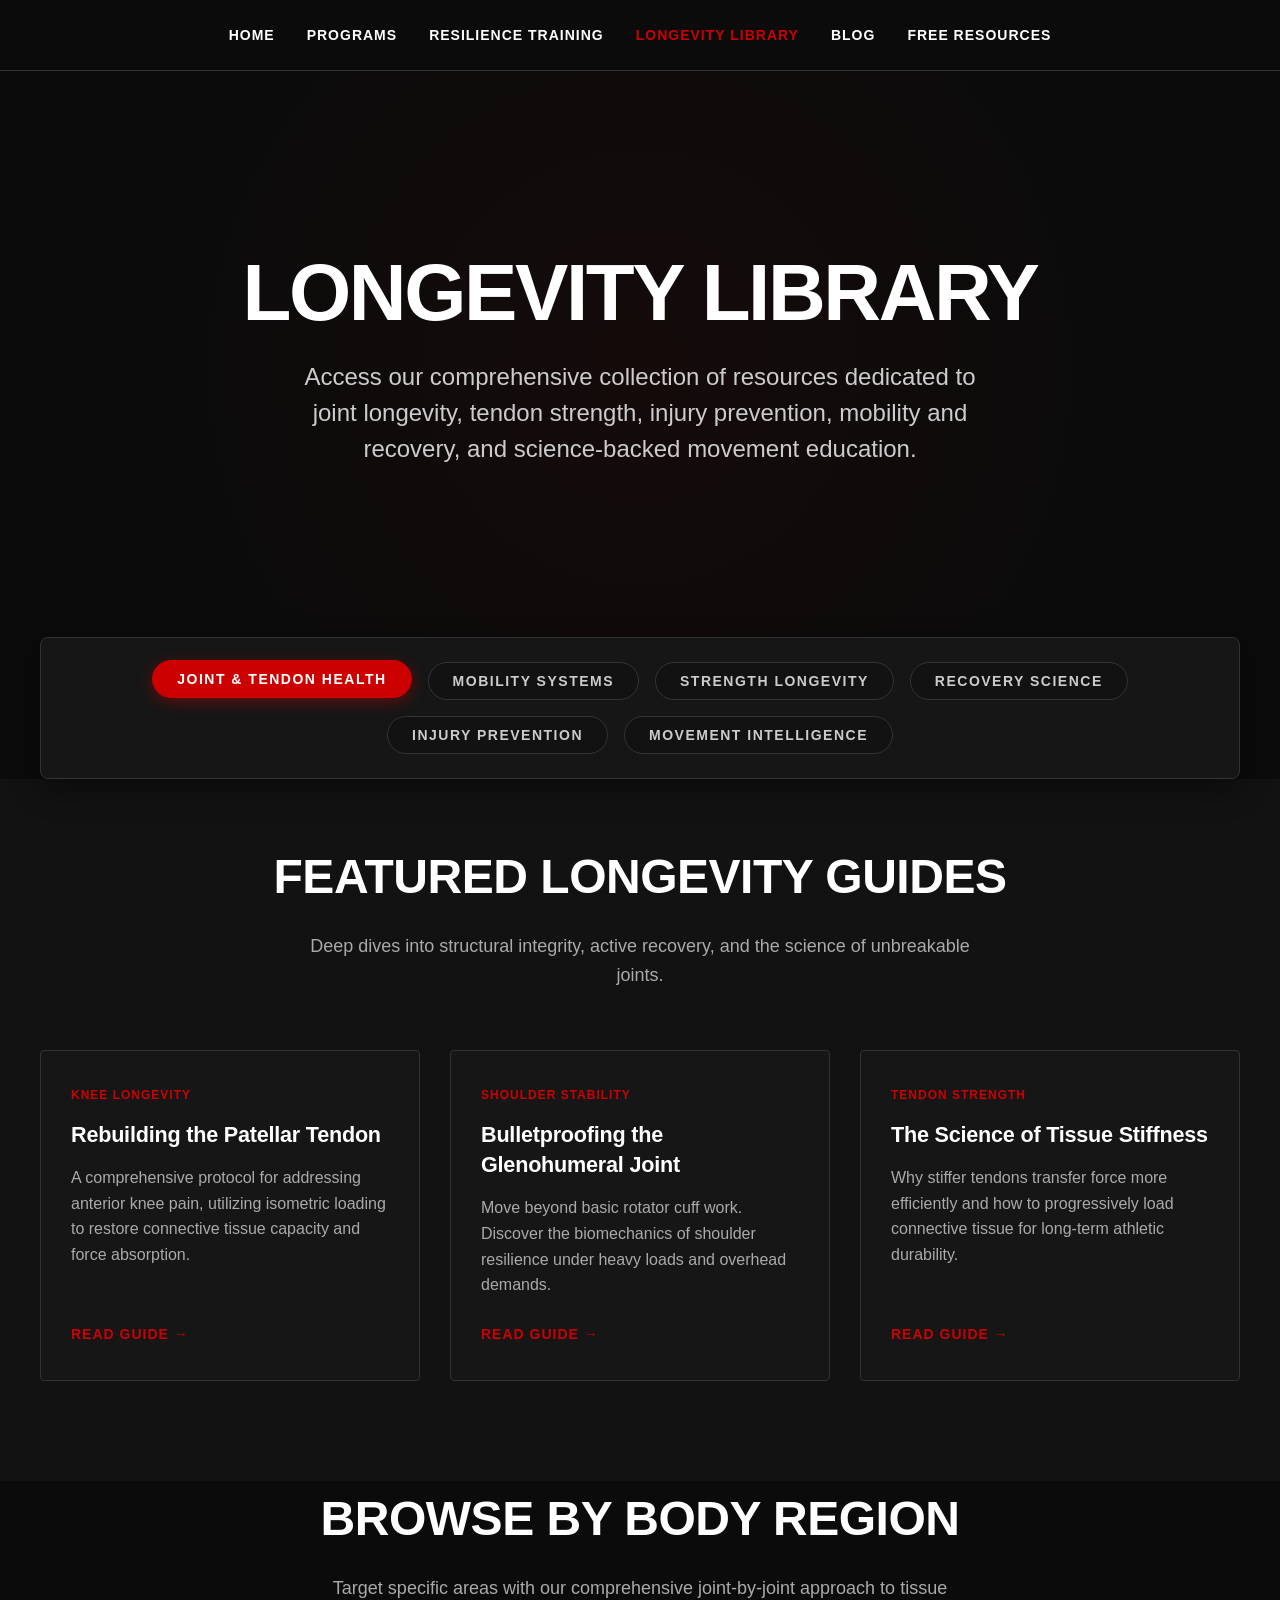
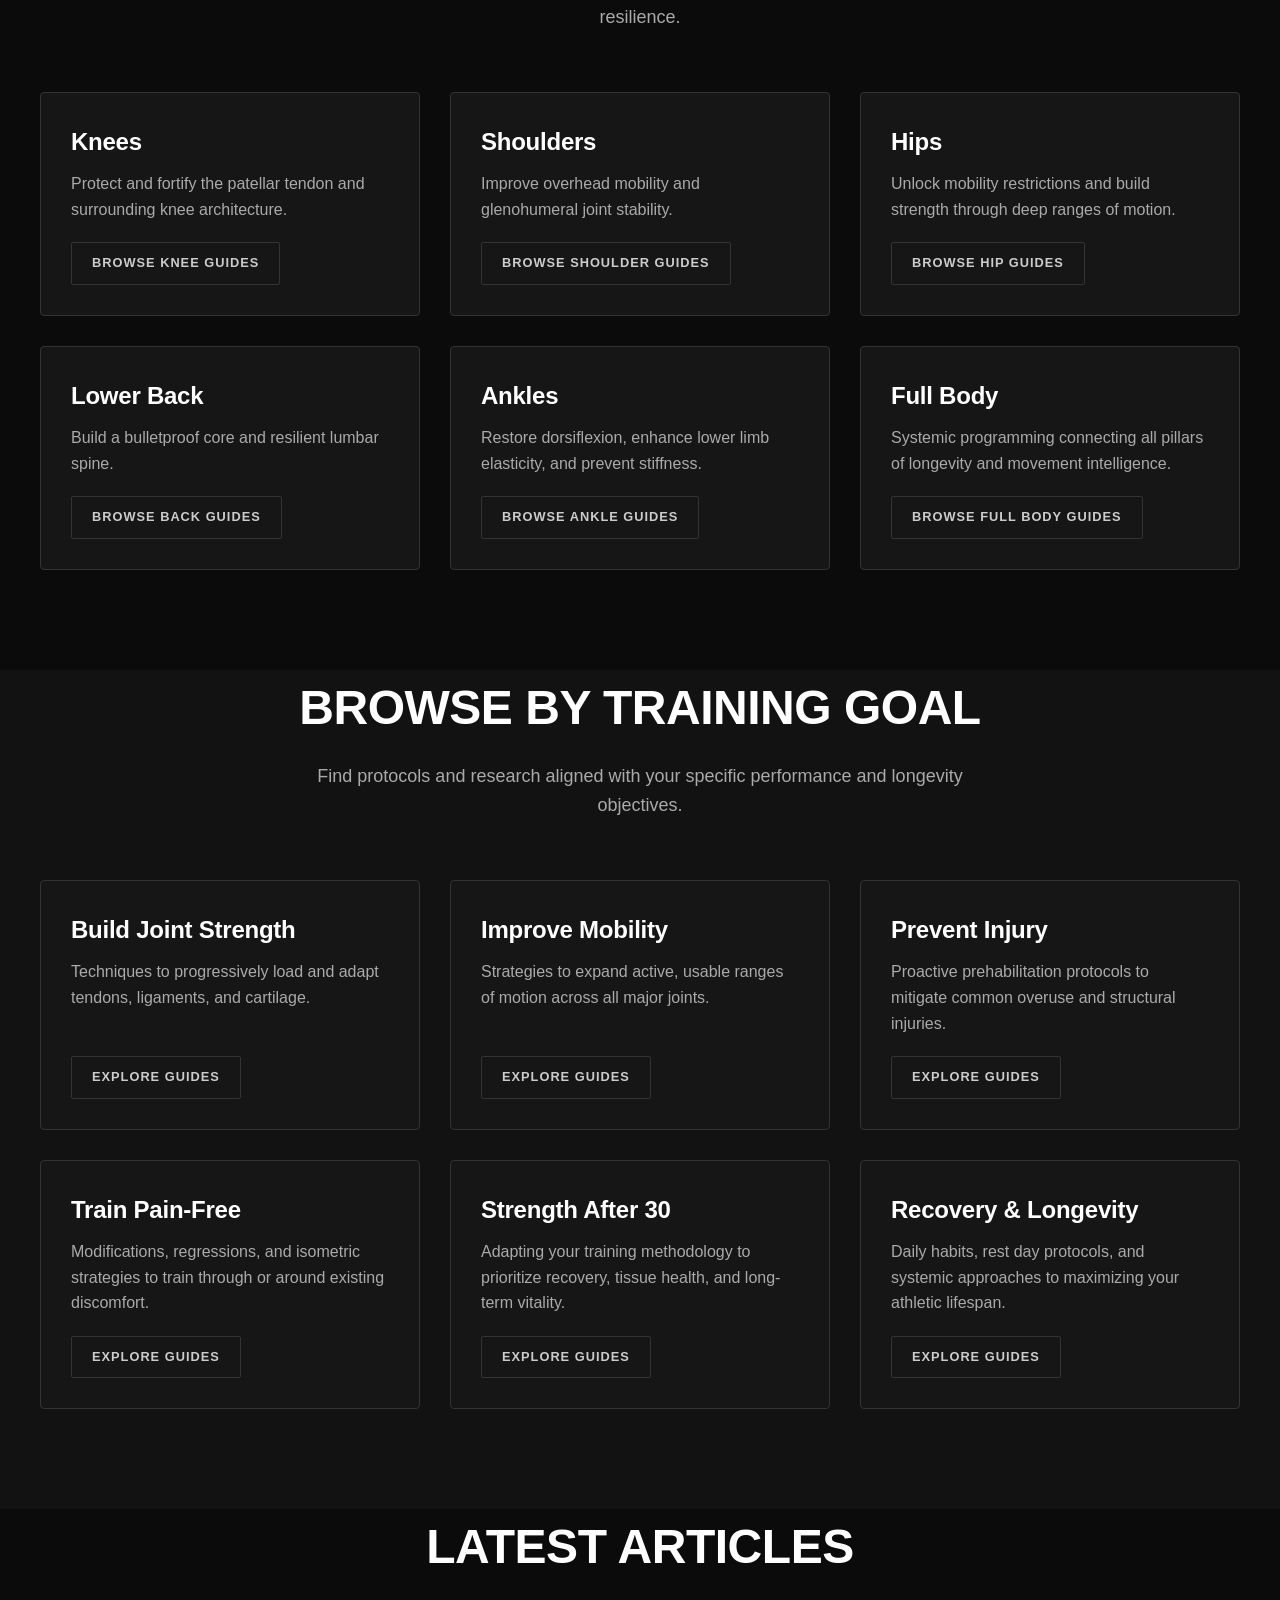
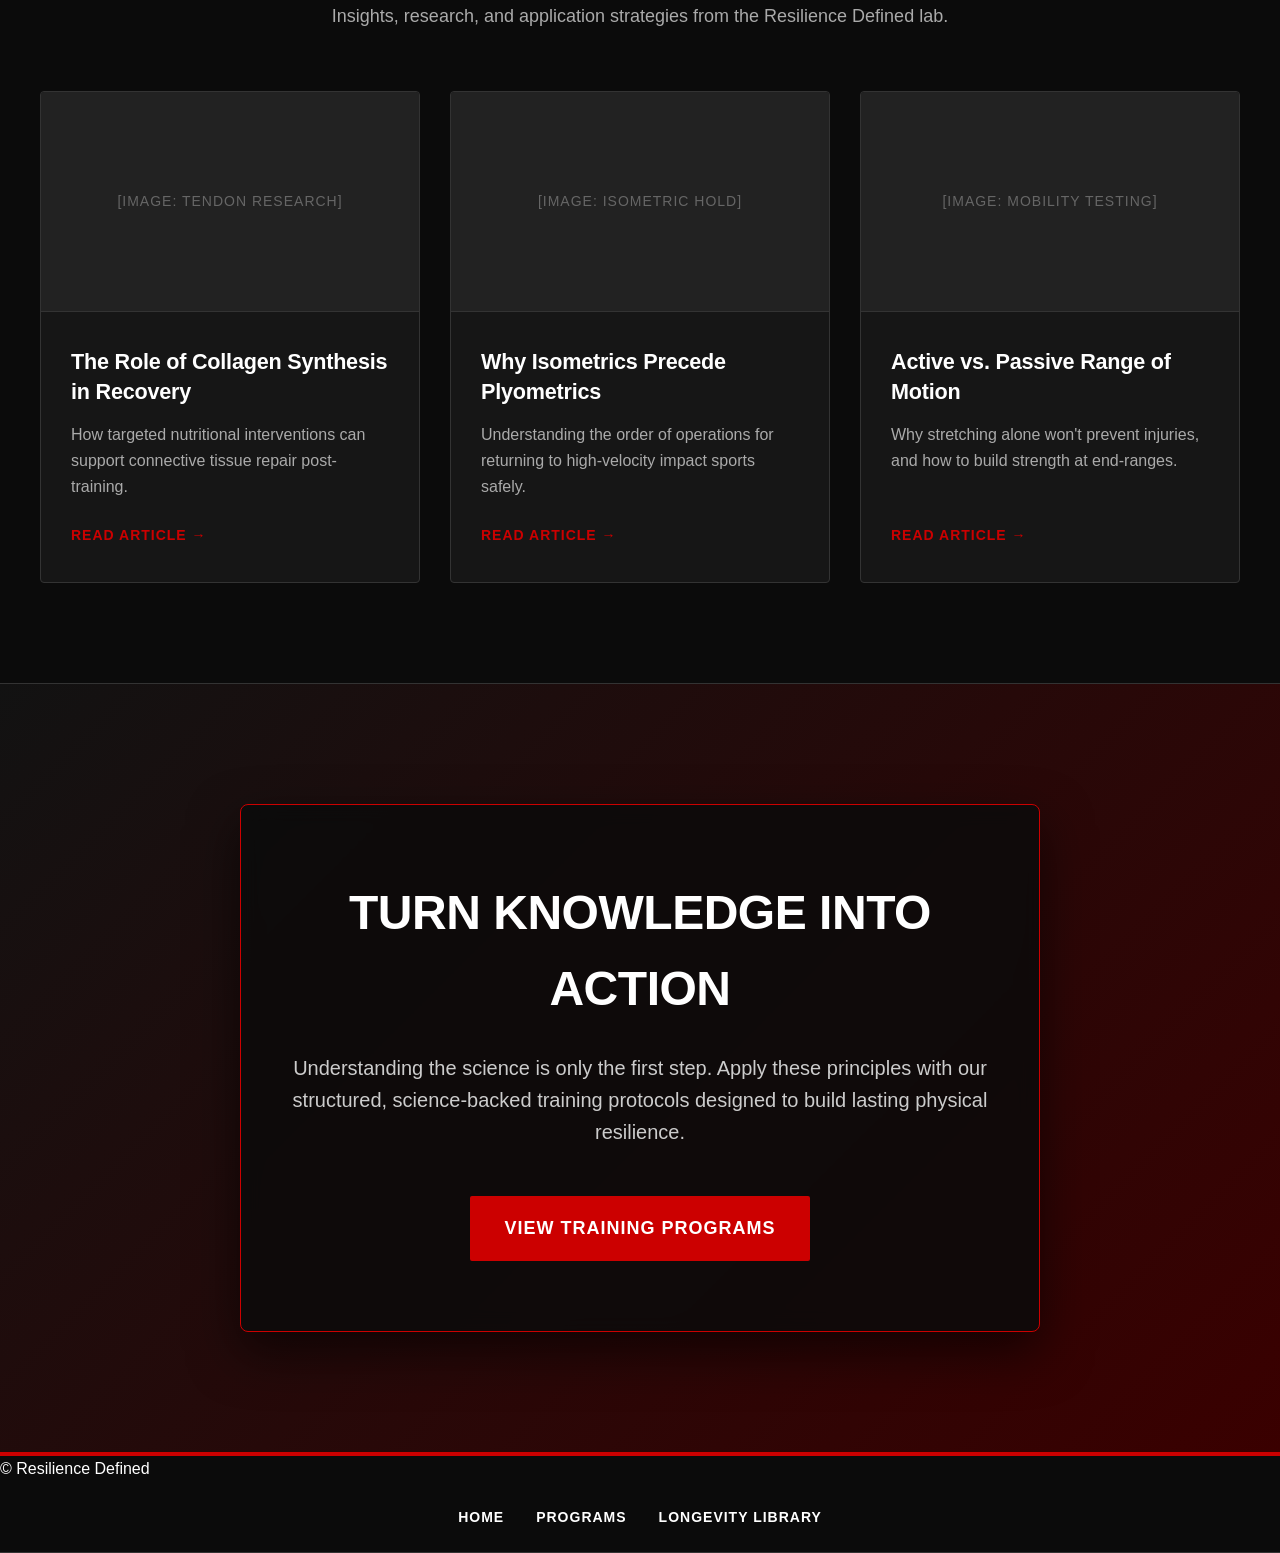
<file: longevity-library.html>
<!DOCTYPE html>
<html lang="en">
<head>
  <meta charset="UTF-8">
  <meta name="viewport" content="width=device-width, initial-scale=1.0">
  <title>Longevity Library</title>
  <link rel="stylesheet" href="styles.css">
</head>
<body>
  <nav>
    <a href="index.html">Home</a>
    <a href="programs.html">Programs</a>
    <a href="longevity-training.html">Resilience Training</a>
    <a href="longevity-library.html" class="active">Longevity Library</a>
    <a href="blog.html">Blog</a>
    <a href="free-resources.html">Free Resources</a>
  </nav>
  <main>
  <header class="premium-hero">
    <div class="hero-content">
      <h1 class="hero-headline">Longevity Library</h1>
      <p class="hero-subheadline">Access our comprehensive collection of resources dedicated to joint longevity, tendon strength, injury prevention, mobility and recovery, and science-backed movement education.</p>
    </div>
  </header>

  <section class="topic-navigation">
    <div class="filter-bar">
      <div class="filter-container">
        <button class="filter-btn active">Joint & Tendon Health</button>
        <button class="filter-btn">Mobility Systems</button>
        <button class="filter-btn">Strength Longevity</button>
        <button class="filter-btn">Recovery Science</button>
        <button class="filter-btn">Injury Prevention</button>
        <button class="filter-btn">Movement Intelligence</button>
      </div>
    </div>
  </section>

  <section class="blog-preview" style="padding-top: 60px;">
    <div class="blog-container">
      <div class="section-header">
        <h2 class="section-headline">Featured Longevity Guides</h2>
        <p class="section-intro">Deep dives into structural integrity, active recovery, and the science of unbreakable joints.</p>
      </div>

      <div class="blog-grid">
        <!-- Guide 1 -->
        <div class="blog-card">
          <div class="blog-content">
            <div class="blog-tag">Knee Longevity</div>
            <h3 class="blog-title">Rebuilding the Patellar Tendon</h3>
            <p class="blog-desc">A comprehensive protocol for addressing anterior knee pain, utilizing isometric loading to restore connective tissue capacity and force absorption.</p>
            <a href="#" class="blog-link">Read Guide →</a>
          </div>
        </div>

        <!-- Guide 2 -->
        <div class="blog-card">
          <div class="blog-content">
            <div class="blog-tag">Shoulder Stability</div>
            <h3 class="blog-title">Bulletproofing the Glenohumeral Joint</h3>
            <p class="blog-desc">Move beyond basic rotator cuff work. Discover the biomechanics of shoulder resilience under heavy loads and overhead demands.</p>
            <a href="#" class="blog-link">Read Guide →</a>
          </div>
        </div>

        <!-- Guide 3 -->
        <div class="blog-card">
          <div class="blog-content">
            <div class="blog-tag">Tendon Strength</div>
            <h3 class="blog-title">The Science of Tissue Stiffness</h3>
            <p class="blog-desc">Why stiffer tendons transfer force more efficiently and how to progressively load connective tissue for long-term athletic durability.</p>
            <a href="#" class="blog-link">Read Guide →</a>
          </div>
        </div>
      </div>
    </div>
  </section>

  <section class="body-region-browse" style="padding-bottom: 100px; background-color: var(--bg-dark);">
    <div class="blog-container">
      <div class="section-header">
        <h2 class="section-headline">Browse by Body Region</h2>
        <p class="section-intro">Target specific areas with our comprehensive joint-by-joint approach to tissue resilience.</p>
      </div>

      <div class="program-grid">
        <!-- Region 1 -->
        <div class="program-card" style="padding: 30px;">
          <h3 class="program-title" style="margin-bottom: 10px;">Knees</h3>
          <p class="program-desc" style="margin-bottom: 20px;">Protect and fortify the patellar tendon and surrounding knee architecture.</p>
          <a href="#" class="btn-outline">Browse Knee Guides</a>
        </div>

        <!-- Region 2 -->
        <div class="program-card" style="padding: 30px;">
          <h3 class="program-title" style="margin-bottom: 10px;">Shoulders</h3>
          <p class="program-desc" style="margin-bottom: 20px;">Improve overhead mobility and glenohumeral joint stability.</p>
          <a href="#" class="btn-outline">Browse Shoulder Guides</a>
        </div>

        <!-- Region 3 -->
        <div class="program-card" style="padding: 30px;">
          <h3 class="program-title" style="margin-bottom: 10px;">Hips</h3>
          <p class="program-desc" style="margin-bottom: 20px;">Unlock mobility restrictions and build strength through deep ranges of motion.</p>
          <a href="#" class="btn-outline">Browse Hip Guides</a>
        </div>

        <!-- Region 4 -->
        <div class="program-card" style="padding: 30px;">
          <h3 class="program-title" style="margin-bottom: 10px;">Lower Back</h3>
          <p class="program-desc" style="margin-bottom: 20px;">Build a bulletproof core and resilient lumbar spine.</p>
          <a href="#" class="btn-outline">Browse Back Guides</a>
        </div>

        <!-- Region 5 -->
        <div class="program-card" style="padding: 30px;">
          <h3 class="program-title" style="margin-bottom: 10px;">Ankles</h3>
          <p class="program-desc" style="margin-bottom: 20px;">Restore dorsiflexion, enhance lower limb elasticity, and prevent stiffness.</p>
          <a href="#" class="btn-outline">Browse Ankle Guides</a>
        </div>

        <!-- Region 6 -->
        <div class="program-card" style="padding: 30px;">
          <h3 class="program-title" style="margin-bottom: 10px;">Full Body</h3>
          <p class="program-desc" style="margin-bottom: 20px;">Systemic programming connecting all pillars of longevity and movement intelligence.</p>
          <a href="#" class="btn-outline">Browse Full Body Guides</a>
        </div>
      </div>
    </div>
  </section>

  <section class="training-goal-browse" style="padding-bottom: 100px; background-color: var(--bg-section);">
    <div class="blog-container">
      <div class="section-header">
        <h2 class="section-headline">Browse by Training Goal</h2>
        <p class="section-intro">Find protocols and research aligned with your specific performance and longevity objectives.</p>
      </div>

      <div class="program-grid">
        <!-- Goal 1 -->
        <div class="program-card" style="padding: 30px;">
          <h3 class="program-title" style="margin-bottom: 10px;">Build Joint Strength</h3>
          <p class="program-desc" style="margin-bottom: 20px;">Techniques to progressively load and adapt tendons, ligaments, and cartilage.</p>
          <a href="#" class="btn-outline">Explore Guides</a>
        </div>

        <!-- Goal 2 -->
        <div class="program-card" style="padding: 30px;">
          <h3 class="program-title" style="margin-bottom: 10px;">Improve Mobility</h3>
          <p class="program-desc" style="margin-bottom: 20px;">Strategies to expand active, usable ranges of motion across all major joints.</p>
          <a href="#" class="btn-outline">Explore Guides</a>
        </div>

        <!-- Goal 3 -->
        <div class="program-card" style="padding: 30px;">
          <h3 class="program-title" style="margin-bottom: 10px;">Prevent Injury</h3>
          <p class="program-desc" style="margin-bottom: 20px;">Proactive prehabilitation protocols to mitigate common overuse and structural injuries.</p>
          <a href="#" class="btn-outline">Explore Guides</a>
        </div>

        <!-- Goal 4 -->
        <div class="program-card" style="padding: 30px;">
          <h3 class="program-title" style="margin-bottom: 10px;">Train Pain-Free</h3>
          <p class="program-desc" style="margin-bottom: 20px;">Modifications, regressions, and isometric strategies to train through or around existing discomfort.</p>
          <a href="#" class="btn-outline">Explore Guides</a>
        </div>

        <!-- Goal 5 -->
        <div class="program-card" style="padding: 30px;">
          <h3 class="program-title" style="margin-bottom: 10px;">Strength After 30</h3>
          <p class="program-desc" style="margin-bottom: 20px;">Adapting your training methodology to prioritize recovery, tissue health, and long-term vitality.</p>
          <a href="#" class="btn-outline">Explore Guides</a>
        </div>

        <!-- Goal 6 -->
        <div class="program-card" style="padding: 30px;">
          <h3 class="program-title" style="margin-bottom: 10px;">Recovery & Longevity</h3>
          <p class="program-desc" style="margin-bottom: 20px;">Daily habits, rest day protocols, and systemic approaches to maximizing your athletic lifespan.</p>
          <a href="#" class="btn-outline">Explore Guides</a>
        </div>
      </div>
    </div>
  </section>

  <section class="latest-articles" style="padding-bottom: 100px; background-color: var(--bg-dark);">
    <div class="blog-container">
      <div class="section-header">
        <h2 class="section-headline">Latest Articles</h2>
        <p class="section-intro">Insights, research, and application strategies from the Resilience Defined lab.</p>
      </div>

      <div class="blog-grid">
        <!-- Article 1 -->
        <div class="blog-card">
          <div class="blog-image-placeholder">[Image: Tendon Research]</div>
          <div class="blog-content">
            <h3 class="blog-title">The Role of Collagen Synthesis in Recovery</h3>
            <p class="blog-desc">How targeted nutritional interventions can support connective tissue repair post-training.</p>
            <a href="#" class="blog-link">Read Article →</a>
          </div>
        </div>

        <!-- Article 2 -->
        <div class="blog-card">
          <div class="blog-image-placeholder">[Image: Isometric Hold]</div>
          <div class="blog-content">
            <h3 class="blog-title">Why Isometrics Precede Plyometrics</h3>
            <p class="blog-desc">Understanding the order of operations for returning to high-velocity impact sports safely.</p>
            <a href="#" class="blog-link">Read Article →</a>
          </div>
        </div>

        <!-- Article 3 -->
        <div class="blog-card">
          <div class="blog-image-placeholder">[Image: Mobility Testing]</div>
          <div class="blog-content">
            <h3 class="blog-title">Active vs. Passive Range of Motion</h3>
            <p class="blog-desc">Why stretching alone won't prevent injuries, and how to build strength at end-ranges.</p>
            <a href="#" class="blog-link">Read Article →</a>
          </div>
        </div>
      </div>
    </div>
  </section>

  <section class="lead-magnet">
    <div class="lead-magnet-container">
      <h2 class="lead-headline">Turn Knowledge Into Action</h2>
      <p class="lead-text">Understanding the science is only the first step. Apply these principles with our structured, science-backed training protocols designed to build lasting physical resilience.</p>
      <a href="programs.html" class="btn btn-primary">View Training Programs</a>
    </div>
  </section>
  </main>

  <footer>
    <p>© Resilience Defined</p>
    <nav>
      <a href="index.html">Home</a>
      <a href="programs.html">Programs</a>
      <a href="longevity-library.html">Longevity Library</a>
    </nav>
  </footer>

</body>
</html>
</file>
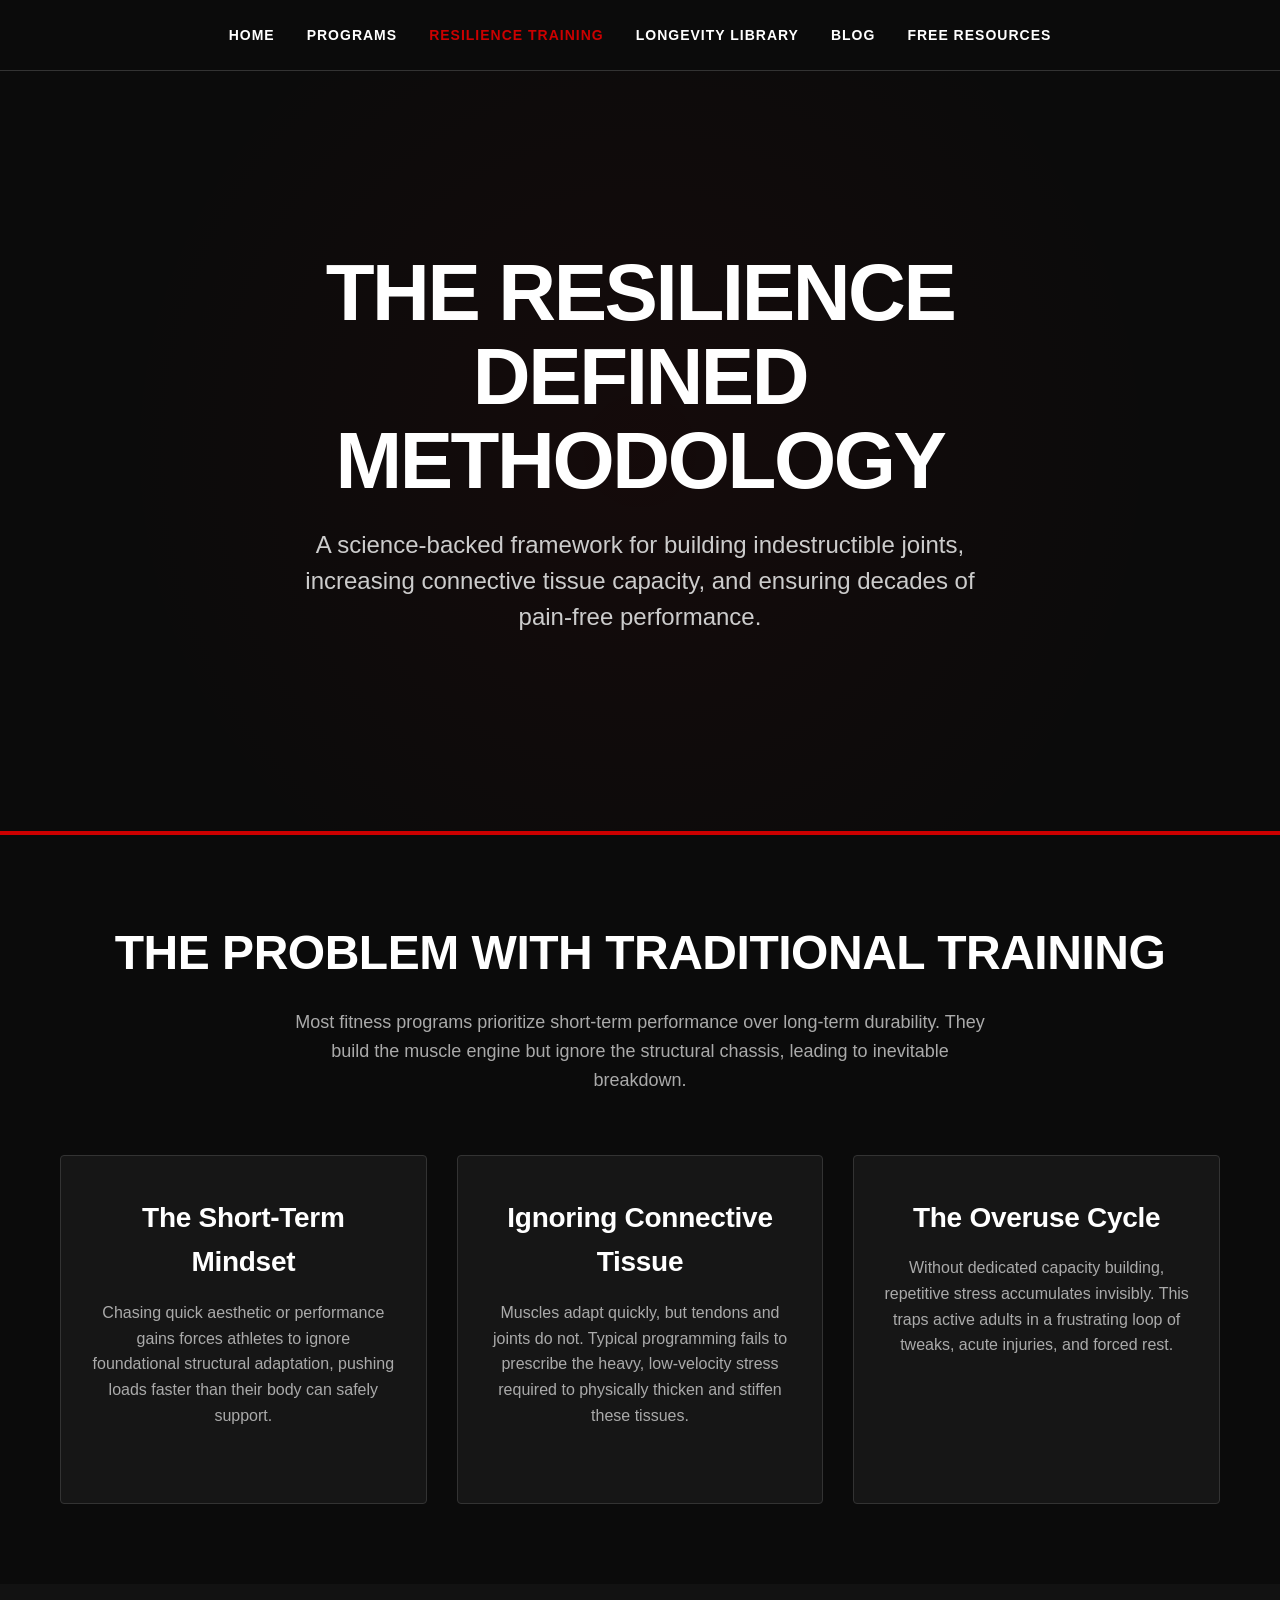
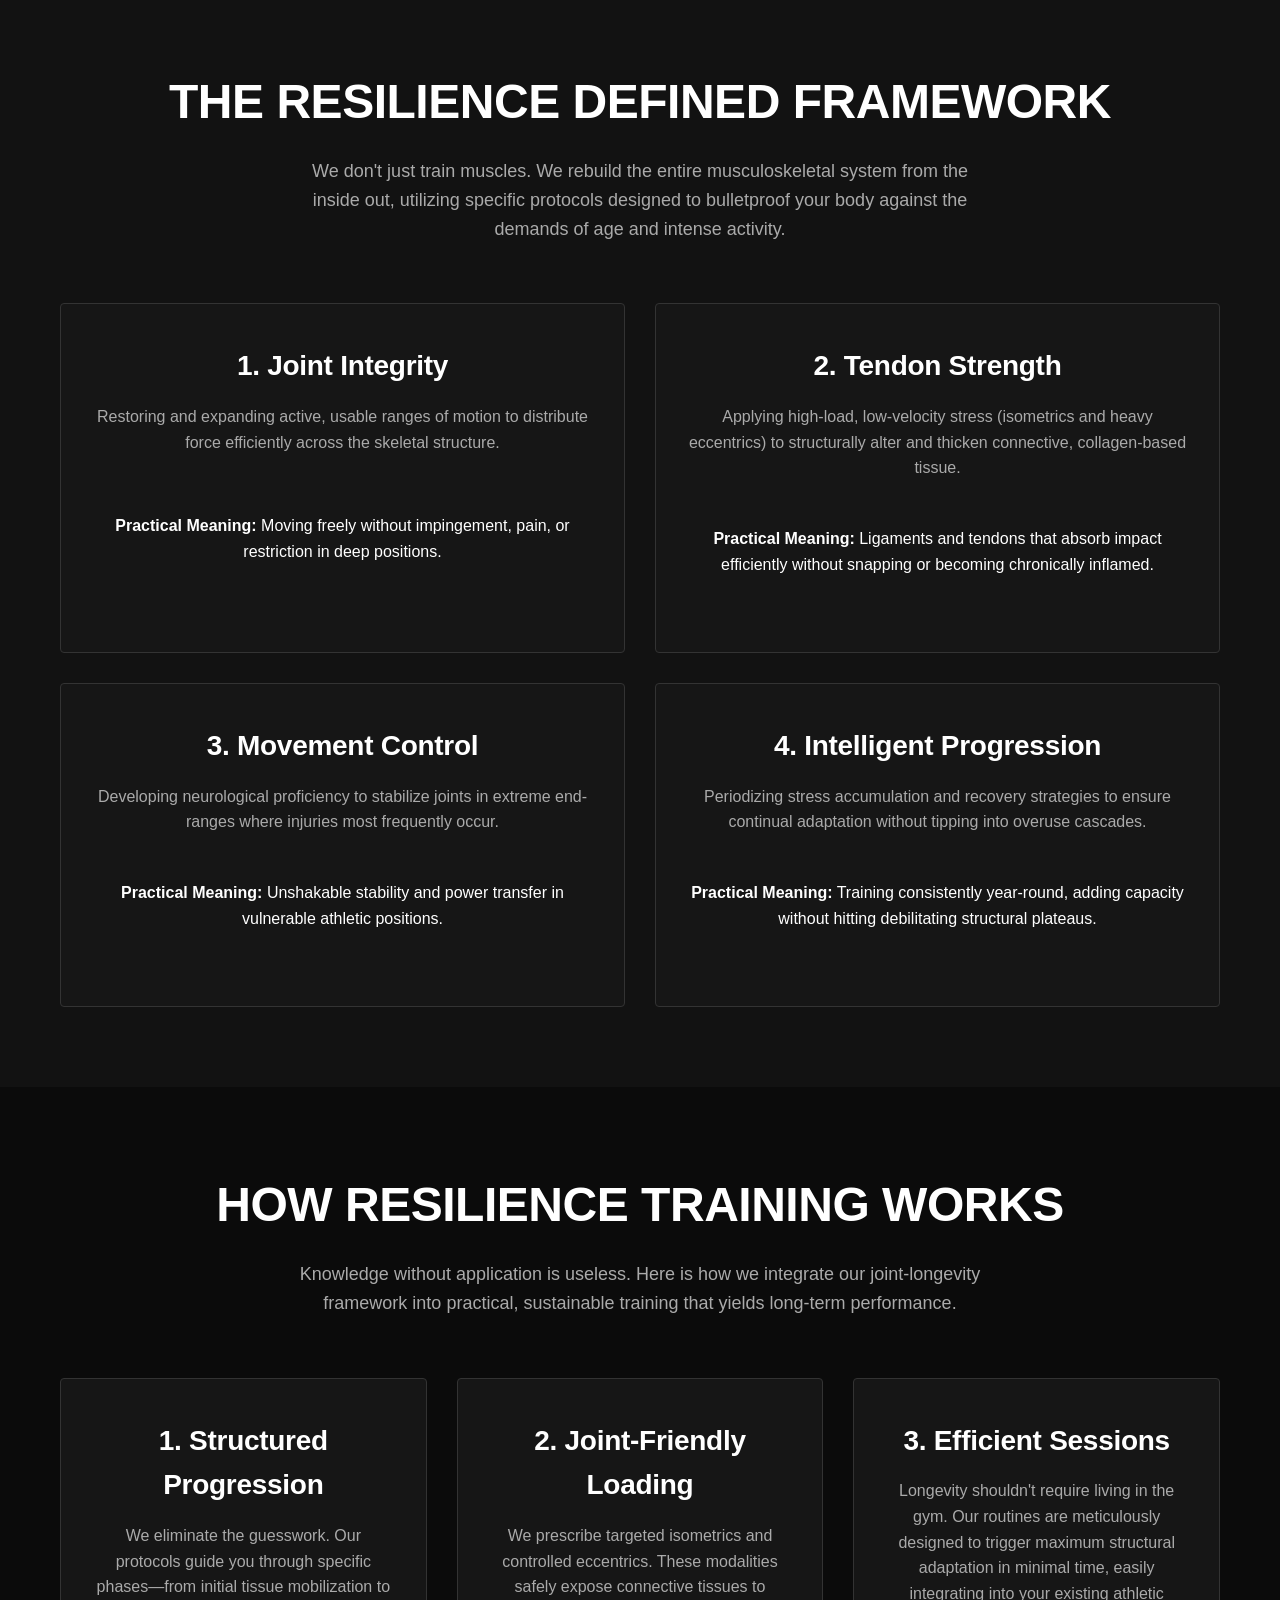
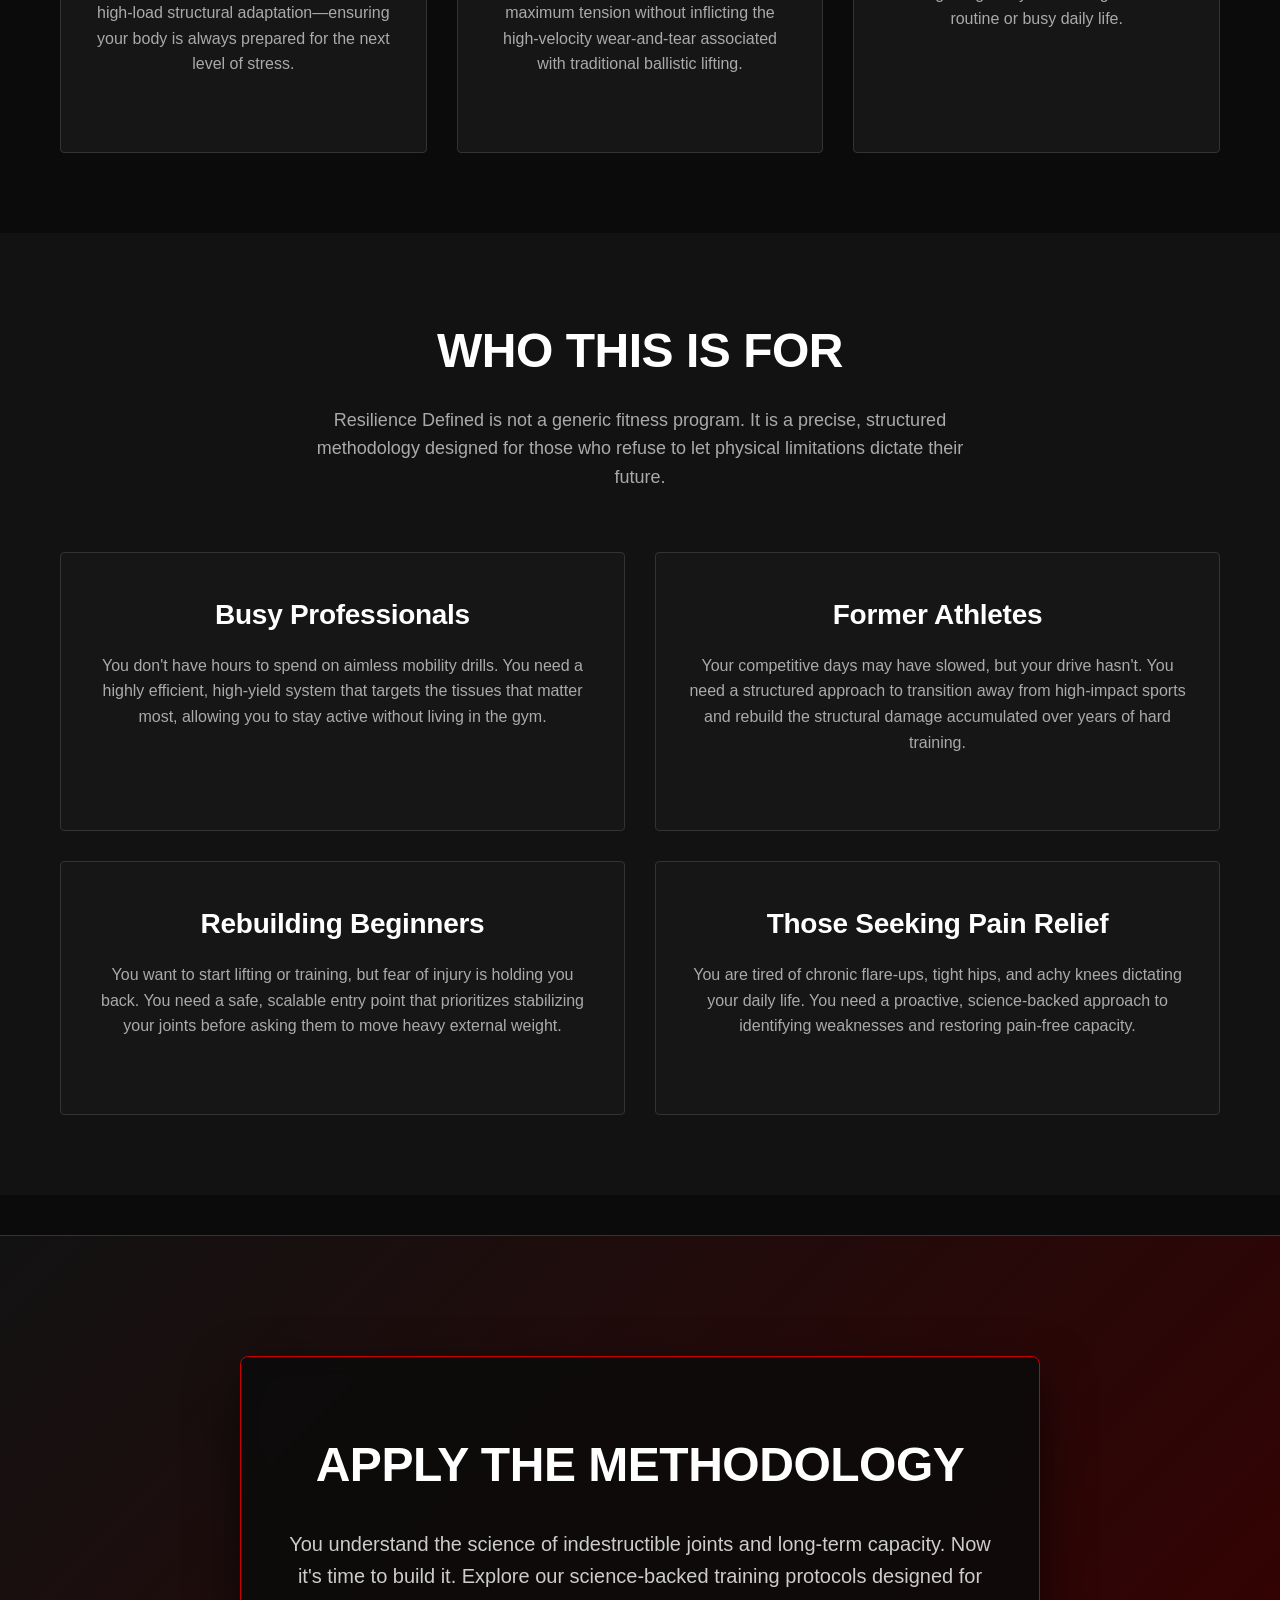
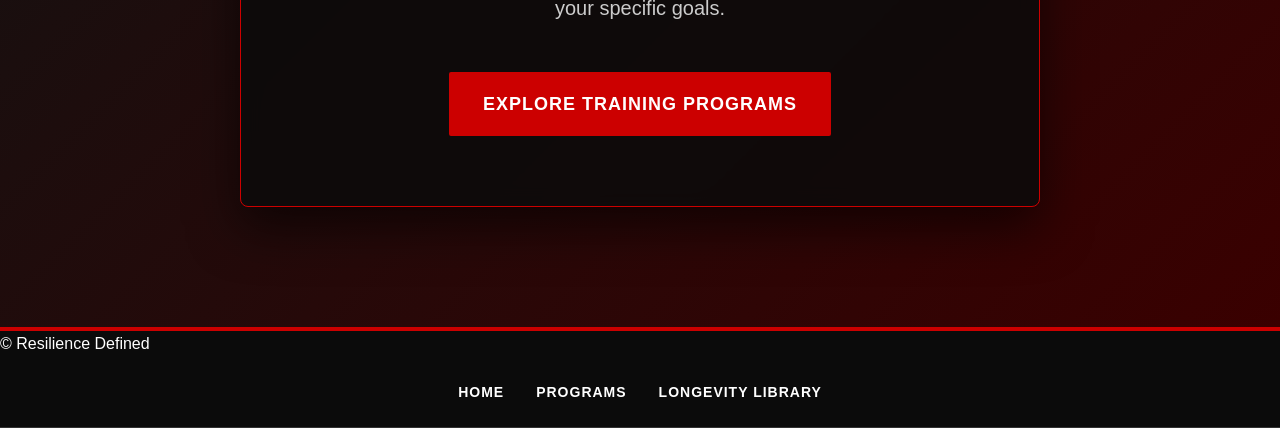
<file: longevity-training.html>
<!DOCTYPE html>
<!--
  ABOUT THIS PAGE:
  This is the Resilience Training methodology page. 
  It explains the core system, framework, and philosophy behind Resilience Defined.
  It is NOT the educational content library (for articles, see longevity-library.html).
-->
<html lang="en">
<head>
  <meta charset="UTF-8">
  <meta name="viewport" content="width=device-width, initial-scale=1.0">
  <title>Resilience Training | Resilience Defined</title>
  <link rel="stylesheet" href="styles.css">
</head>
<body>
  <nav>
    <a href="index.html">Home</a>
    <a href="programs.html">Programs</a>
    <a href="longevity-training.html" class="active">Resilience Training</a>
    <a href="longevity-library.html">Longevity Library</a>
    <a href="blog.html">Blog</a>
    <a href="free-resources.html">Free Resources</a>
  </nav>
  <main>
  <section class="premium-hero">
    <div class="hero-content">
      <h1 class="hero-headline">The Resilience Defined Methodology</h1>
      <p class="hero-subheadline">A science-backed framework for building indestructible joints, increasing connective tissue capacity, and ensuring decades of pain-free performance.</p>
    </div>
  </section>

  <section class="methodology-problem" style="padding: 80px 0; background-color: var(--bg-dark);">
    <div class="problem-container" style="max-width: 1200px; margin: 0 auto; padding: 0 20px;">
      <div class="section-header">
        <h2 class="section-headline">The Problem with Traditional Training</h2>
        <p class="section-intro">Most fitness programs prioritize short-term performance over long-term durability. They build the muscle engine but ignore the structural chassis, leading to inevitable breakdown.</p>
      </div>

      <div class="program-grid">
        <div class="program-card">
          <h3 class="program-title">The Short-Term Mindset</h3>
          <p class="program-desc">Chasing quick aesthetic or performance gains forces athletes to ignore foundational structural adaptation, pushing loads faster than their body can safely support.</p>
        </div>

        <div class="program-card">
          <h3 class="program-title">Ignoring Connective Tissue</h3>
          <p class="program-desc">Muscles adapt quickly, but tendons and joints do not. Typical programming fails to prescribe the heavy, low-velocity stress required to physically thicken and stiffen these tissues.</p>
        </div>

        <div class="program-card">
          <h3 class="program-title">The Overuse Cycle</h3>
          <p class="program-desc">Without dedicated capacity building, repetitive stress accumulates invisibly. This traps active adults in a frustrating loop of tweaks, acute injuries, and forced rest.</p>
        </div>
      </div>
    </div>
  </section>

  <section class="methodology-framework" style="padding: 80px 0; background-color: var(--bg-section);">
    <div class="framework-container" style="max-width: 1200px; margin: 0 auto; padding: 0 20px;">
      <div class="section-header">
        <h2 class="section-headline">The Resilience Defined Framework</h2>
        <p class="section-intro">We don't just train muscles. We rebuild the entire musculoskeletal system from the inside out, utilizing specific protocols designed to bulletproof your body against the demands of age and intense activity.</p>
      </div>

      <div class="program-grid grid-2">
        <div class="program-card">
          <h3 class="program-title">1. Joint Integrity</h3>
          <p class="program-desc">Restoring and expanding active, usable ranges of motion to distribute force efficiently across the skeletal structure.</p>
          <p class="program-desc" style="margin-top: 10px; font-weight: 500; color: var(--color-primary);"><strong>Practical Meaning:</strong> Moving freely without impingement, pain, or restriction in deep positions.</p>
        </div>

        <div class="program-card">
          <h3 class="program-title">2. Tendon Strength</h3>
          <p class="program-desc">Applying high-load, low-velocity stress (isometrics and heavy eccentrics) to structurally alter and thicken connective, collagen-based tissue.</p>
          <p class="program-desc" style="margin-top: 10px; font-weight: 500; color: var(--color-primary);"><strong>Practical Meaning:</strong> Ligaments and tendons that absorb impact efficiently without snapping or becoming chronically inflamed.</p>
        </div>

        <div class="program-card">
          <h3 class="program-title">3. Movement Control</h3>
          <p class="program-desc">Developing neurological proficiency to stabilize joints in extreme end-ranges where injuries most frequently occur.</p>
          <p class="program-desc" style="margin-top: 10px; font-weight: 500; color: var(--color-primary);"><strong>Practical Meaning:</strong> Unshakable stability and power transfer in vulnerable athletic positions.</p>
        </div>

        <div class="program-card">
          <h3 class="program-title">4. Intelligent Progression</h3>
          <p class="program-desc">Periodizing stress accumulation and recovery strategies to ensure continual adaptation without tipping into overuse cascades.</p>
          <p class="program-desc" style="margin-top: 10px; font-weight: 500; color: var(--color-primary);"><strong>Practical Meaning:</strong> Training consistently year-round, adding capacity without hitting debilitating structural plateaus.</p>
        </div>
      </div>
    </div>
  </section>

  <section class="methodology-application" style="padding: 80px 0; background-color: var(--bg-dark);">
    <div class="application-container" style="max-width: 1200px; margin: 0 auto; padding: 0 20px;">
      <div class="section-header">
        <h2 class="section-headline">How Resilience Training Works</h2>
        <p class="section-intro">Knowledge without application is useless. Here is how we integrate our joint-longevity framework into practical, sustainable training that yields long-term performance.</p>
      </div>

      <div class="program-grid">
        <div class="program-card">
          <h3 class="program-title">1. Structured Progression</h3>
          <p class="program-desc">We eliminate the guesswork. Our protocols guide you through specific phases—from initial tissue mobilization to high-load structural adaptation—ensuring your body is always prepared for the next level of stress.</p>
        </div>

        <div class="program-card">
          <h3 class="program-title">2. Joint-Friendly Loading</h3>
          <p class="program-desc">We prescribe targeted isometrics and controlled eccentrics. These modalities safely expose connective tissues to maximum tension without inflicting the high-velocity wear-and-tear associated with traditional ballistic lifting.</p>
        </div>

        <div class="program-card">
          <h3 class="program-title">3. Efficient Sessions</h3>
          <p class="program-desc">Longevity shouldn't require living in the gym. Our routines are meticulously designed to trigger maximum structural adaptation in minimal time, easily integrating into your existing athletic routine or busy daily life.</p>
        </div>
      </div>
    </div>
  </section>

  <section class="methodology-audience" style="padding: 80px 0; background-color: var(--bg-section);">
    <div class="audience-container" style="max-width: 1200px; margin: 0 auto; padding: 0 20px;">
      <div class="section-header">
        <h2 class="section-headline">Who This Is For</h2>
        <p class="section-intro">Resilience Defined is not a generic fitness program. It is a precise, structured methodology designed for those who refuse to let physical limitations dictate their future.</p>
      </div>

      <div class="program-grid grid-2">
        <div class="program-card">
          <h3 class="program-title">Busy Professionals</h3>
          <p class="program-desc">You don't have hours to spend on aimless mobility drills. You need a highly efficient, high-yield system that targets the tissues that matter most, allowing you to stay active without living in the gym.</p>
        </div>

        <div class="program-card">
          <h3 class="program-title">Former Athletes</h3>
          <p class="program-desc">Your competitive days may have slowed, but your drive hasn't. You need a structured approach to transition away from high-impact sports and rebuild the structural damage accumulated over years of hard training.</p>
        </div>

        <div class="program-card">
          <h3 class="program-title">Rebuilding Beginners</h3>
          <p class="program-desc">You want to start lifting or training, but fear of injury is holding you back. You need a safe, scalable entry point that prioritizes stabilizing your joints before asking them to move heavy external weight.</p>
        </div>

        <div class="program-card">
          <h3 class="program-title">Those Seeking Pain Relief</h3>
          <p class="program-desc">You are tired of chronic flare-ups, tight hips, and achy knees dictating your daily life. You need a proactive, science-backed approach to identifying weaknesses and restoring pain-free capacity.</p>
        </div>
      </div>
    </div>
  </section>

  <section class="lead-magnet" style="margin-top: 40px;">
    <div class="lead-magnet-container">
      <h2 class="lead-headline">Apply the Methodology</h2>
      <p class="lead-text">You understand the science of indestructible joints and long-term capacity. Now it's time to build it. Explore our science-backed training protocols designed for your specific goals.</p>
      <a href="programs.html" class="btn btn-primary">Explore Training Programs</a>
    </div>
  </section>

  </main>

  <footer>
    <p>© Resilience Defined</p>
    <nav>
      <a href="index.html">Home</a>
      <a href="programs.html">Programs</a>
      <a href="longevity-library.html">Longevity Library</a>
    </nav>
  </footer>

</body>
</html>
</file>
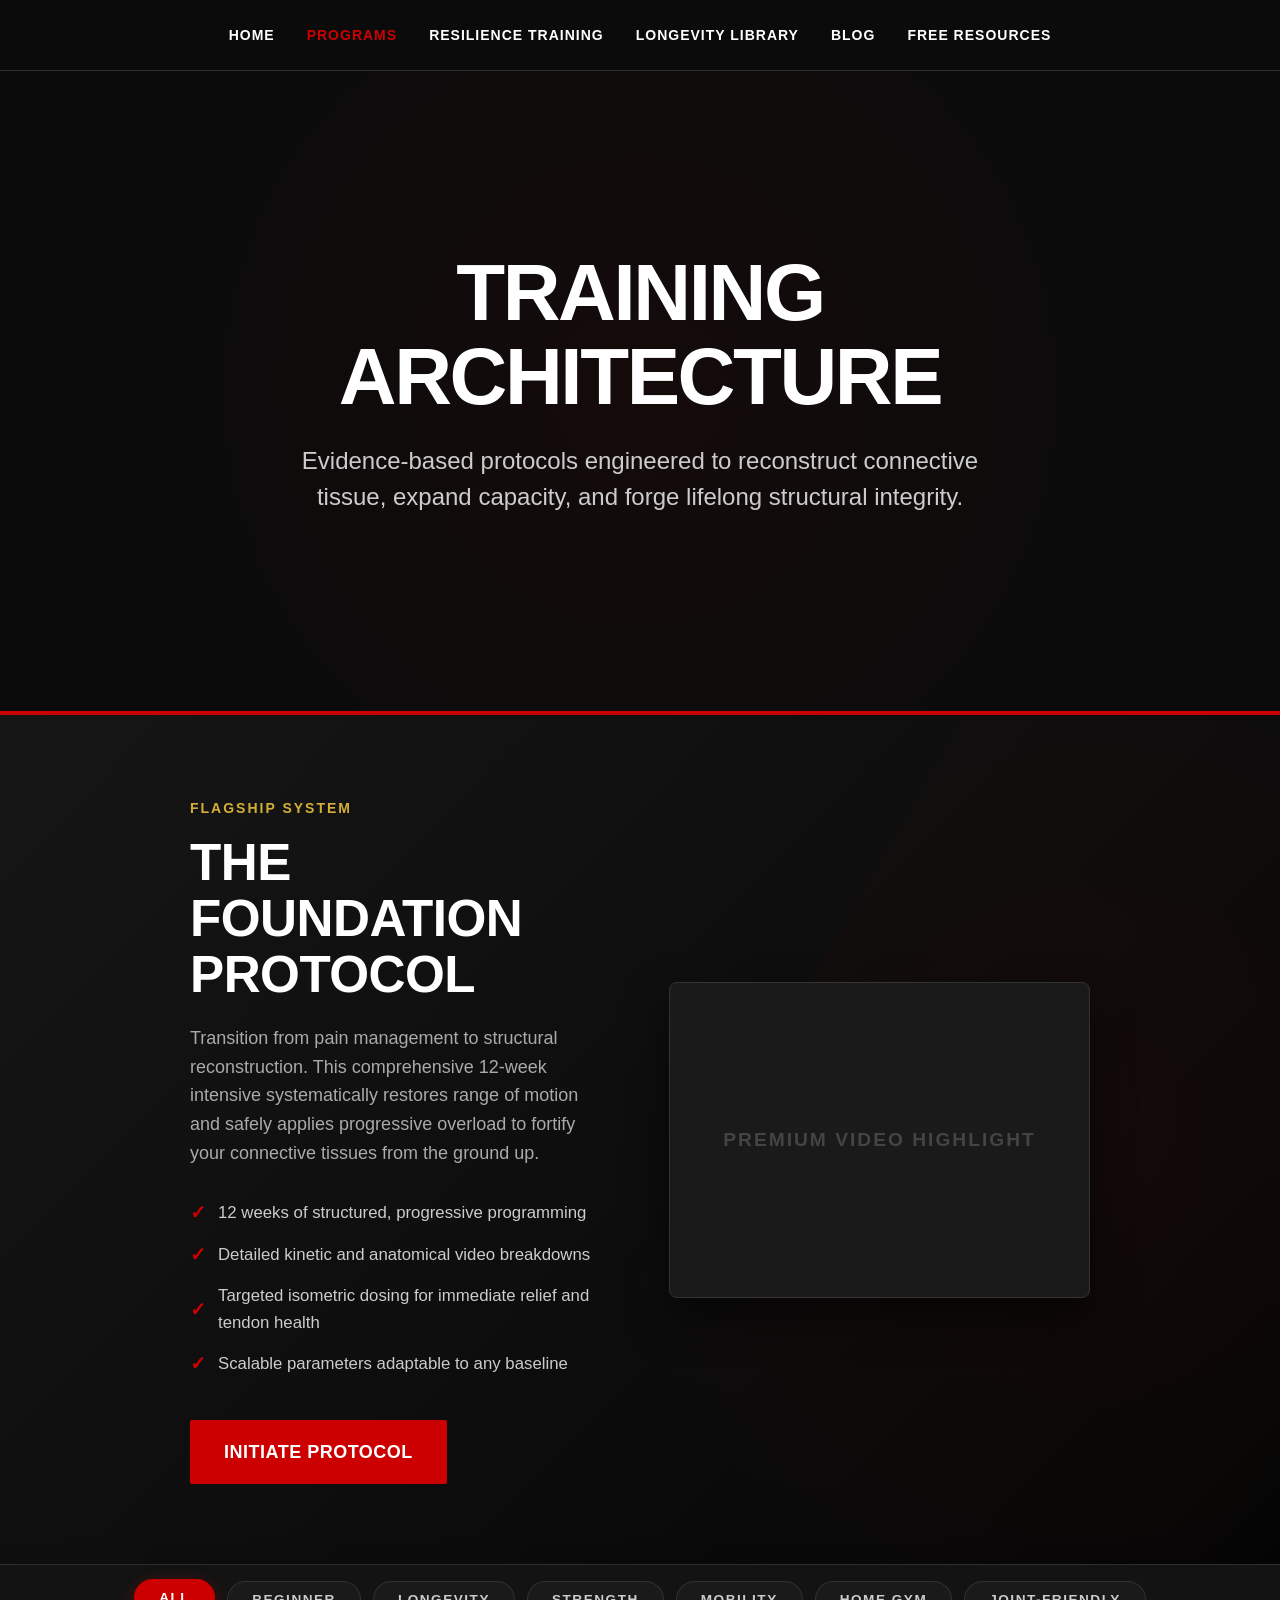
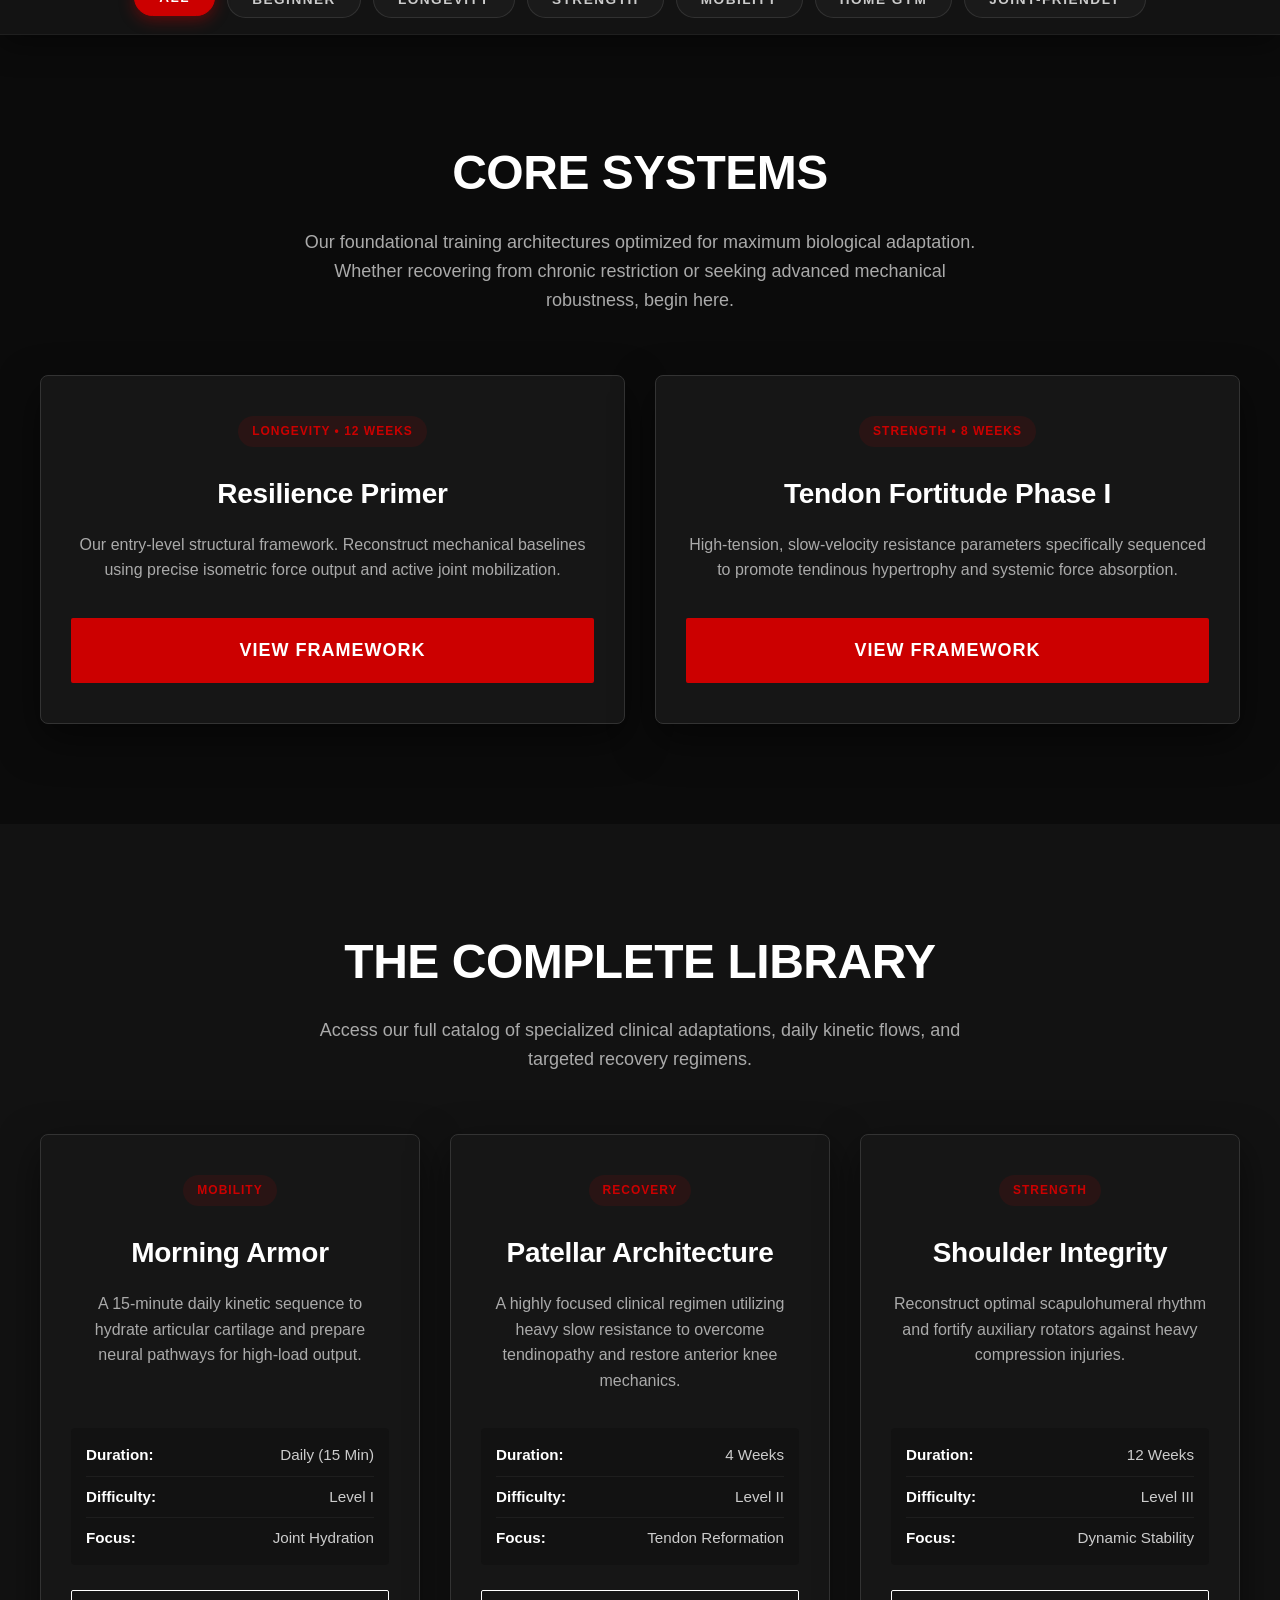
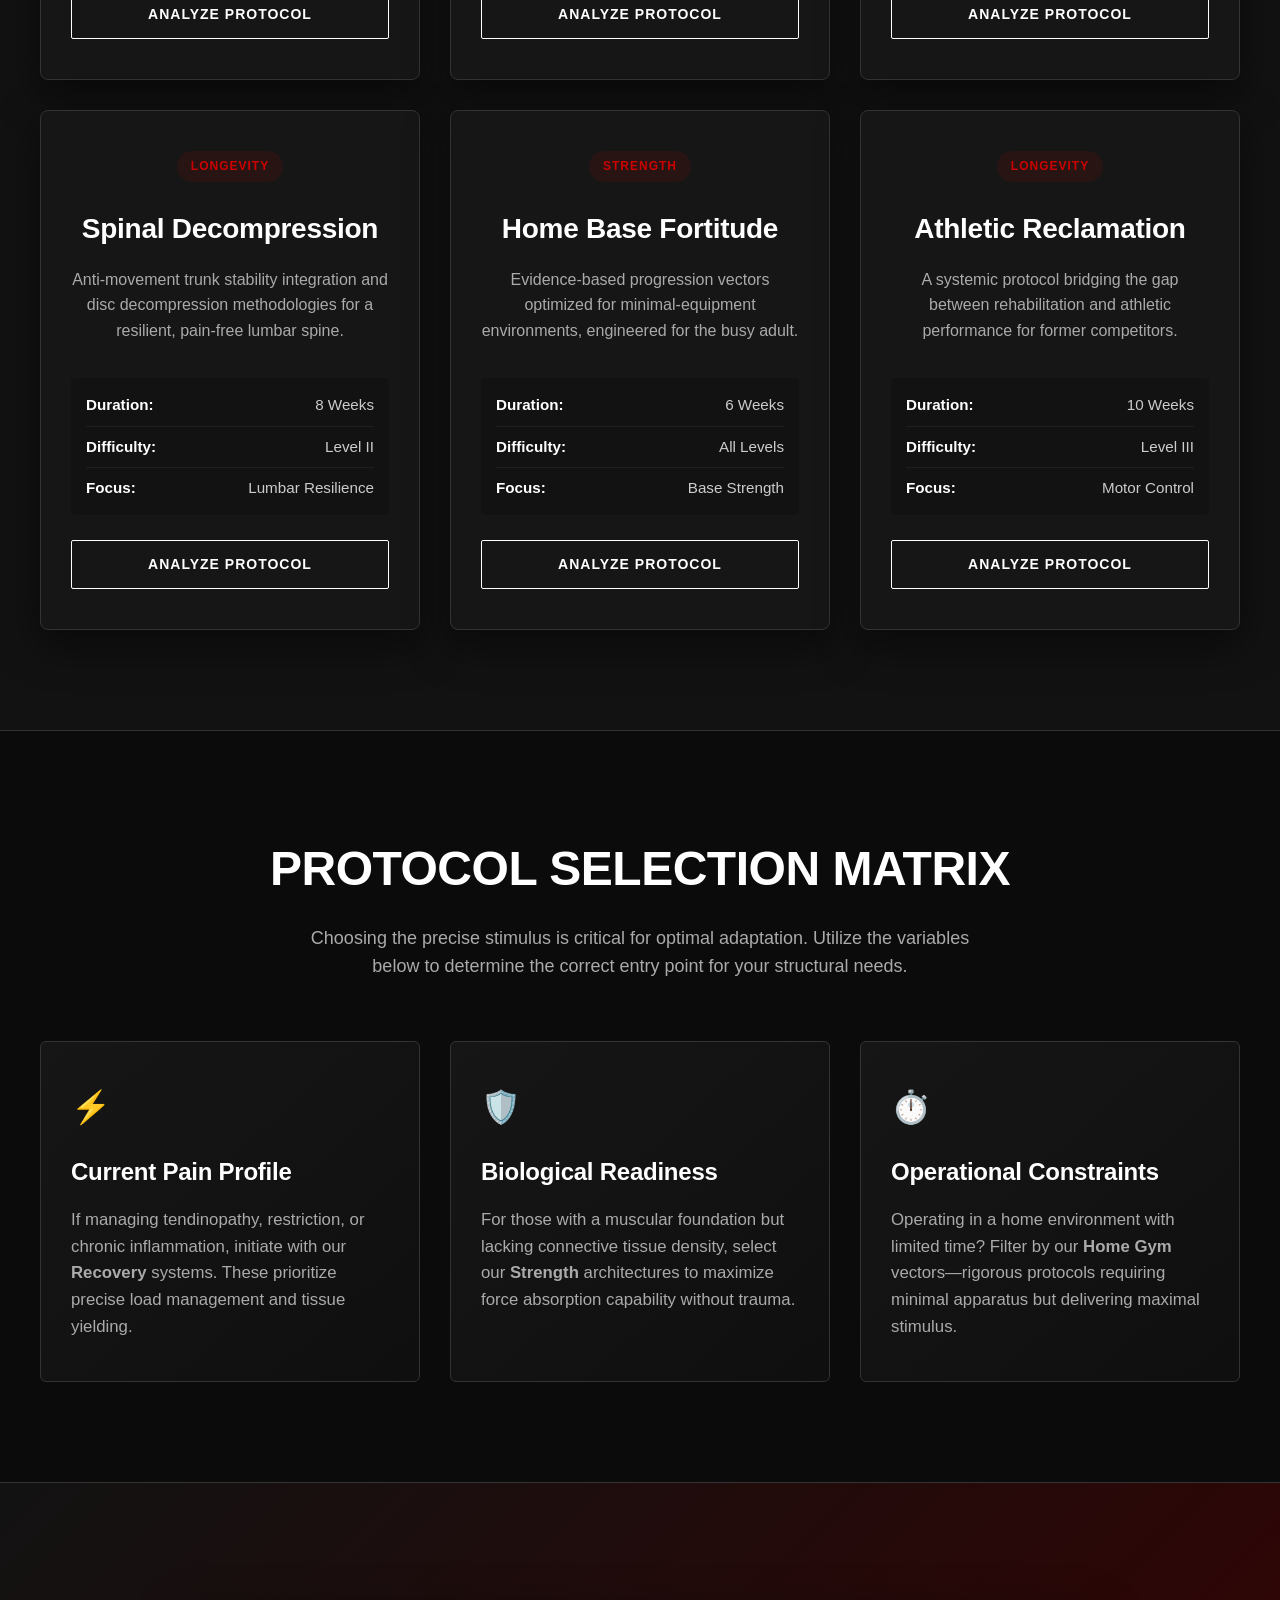
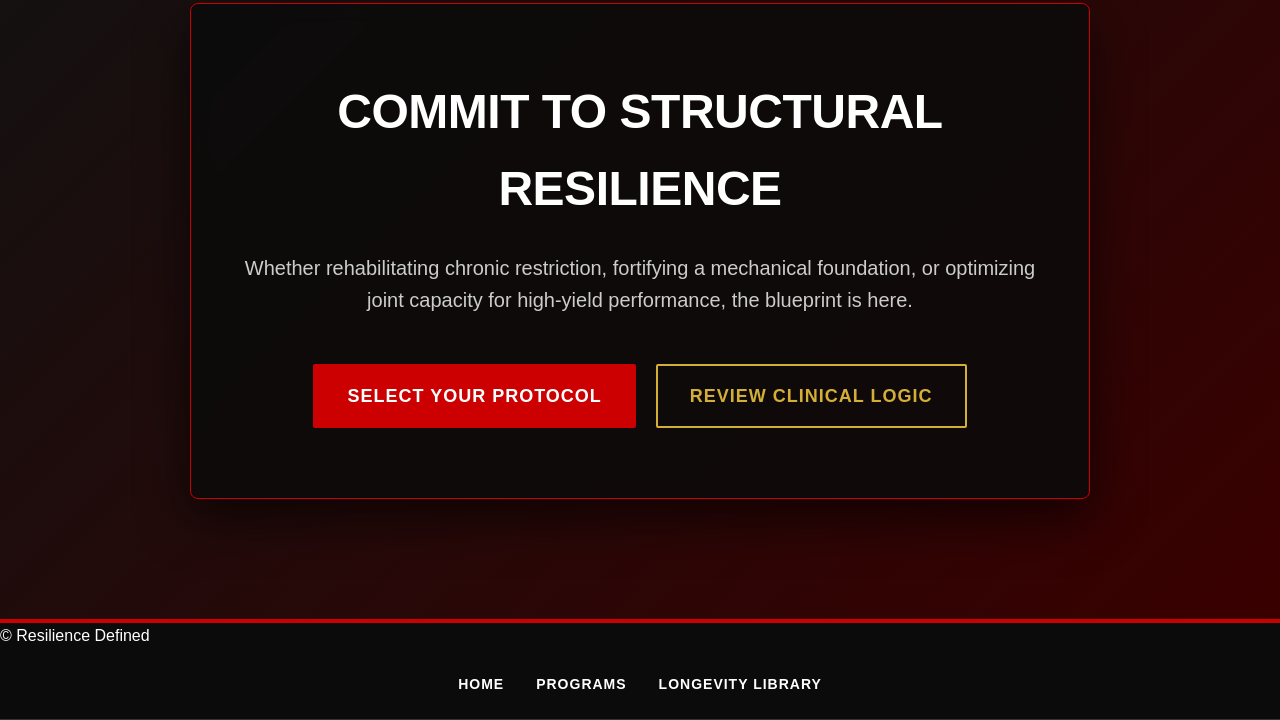
<file: programs.html>
<!DOCTYPE html>
<html lang="en">
<head>
  <meta charset="UTF-8">
  <meta name="viewport" content="width=device-width, initial-scale=1.0">
  <title>Programs - Resilience Defined</title>
  <link rel="stylesheet" href="styles.css">
</head>
<body>
  <nav>
    <a href="index.html">Home</a>
    <a href="programs.html" class="active">Programs</a>
    <a href="longevity-training.html">Resilience Training</a>
    <a href="longevity-library.html">Longevity Library</a>
    <a href="blog.html">Blog</a>
    <a href="free-resources.html">Free Resources</a>
  </nav>

  <main>
  <header class="premium-hero">
    <div class="hero-content">
      <h1 class="hero-headline">Training Architecture</h1>
      <p class="hero-subheadline">Evidence-based protocols engineered to reconstruct connective tissue, expand capacity, and forge lifelong structural integrity.</p>
    </div>
  </header>

  <section class="highlight-featured">
    <div class="highlight-container">
      <div class="highlight-content">
        <span class="highlight-label">Flagship System</span>
        <h2 class="highlight-title">The Foundation Protocol</h2>
        <p class="highlight-desc">Transition from pain management to structural reconstruction. This comprehensive 12-week intensive systematically restores range of motion and safely applies progressive overload to fortify your connective tissues from the ground up.</p>
        <ul class="highlight-benefits">
          <li>12 weeks of structured, progressive programming</li>
          <li>Detailed kinetic and anatomical video breakdowns</li>
          <li>Targeted isometric dosing for immediate relief and tendon health</li>
          <li>Scalable parameters adaptable to any baseline</li>
        </ul>
        <a href="#" class="btn btn-primary">Initiate Protocol</a>
      </div>
      <div class="highlight-image-box">
        <!-- Placeholder for embedded video or high-res imagery -->
      </div>
    </div>
  </section>

  <div class="filter-bar">
    <div class="filter-container">
      <button class="filter-btn active">All</button>
      <button class="filter-btn">Beginner</button>
      <button class="filter-btn">Longevity</button>
      <button class="filter-btn">Strength</button>
      <button class="filter-btn">Mobility</button>
      <button class="filter-btn">Home Gym</button>
      <button class="filter-btn">Joint-Friendly</button>
    </div>
  </div>

  <section class="featured-section">
    <div class="featured-programs-container">
      <div class="section-header">
        <h2 class="section-headline">Core Systems</h2>
        <p class="section-intro">Our foundational training architectures optimized for maximum biological adaptation. Whether recovering from chronic restriction or seeking advanced mechanical robustness, begin here.</p>
      </div>
      <div class="program-grid">
        <!-- Featured Card 1 -->
        <div class="program-card">
          <div><span class="program-tag">Longevity • 12 Weeks</span></div>
          <h3 class="program-title">Resilience Primer</h3>
          <p class="program-desc">Our entry-level structural framework. Reconstruct mechanical baselines using precise isometric force output and active joint mobilization.</p>
          <a href="#" class="btn btn-primary">View Framework</a>
        </div>
        <!-- Featured Card 2 -->
        <div class="program-card">
          <div><span class="program-tag">Strength • 8 Weeks</span></div>
          <h3 class="program-title">Tendon Fortitude Phase I</h3>
          <p class="program-desc">High-tension, slow-velocity resistance parameters specifically sequenced to promote tendinous hypertrophy and systemic force absorption.</p>
          <a href="#" class="btn btn-primary">View Framework</a>
        </div>
      </div>
    </div>
  </section>

  <section class="library-section">
    <div class="featured-programs-container">
      <div class="section-header">
        <h2 class="section-headline">The Complete Library</h2>
        <p class="section-intro">Access our full catalog of specialized clinical adaptations, daily kinetic flows, and targeted recovery regimens.</p>
      </div>
      <div class="program-grid">
        <!-- Library Card 1 -->
        <div class="program-card">
          <div><span class="program-tag">Mobility</span></div>
          <h3 class="program-title">Morning Armor</h3>
          <p class="program-desc">A 15-minute daily kinetic sequence to hydrate articular cartilage and prepare neural pathways for high-load output.</p>
          <ul class="program-details">
            <li><strong>Duration:</strong> <span>Daily (15 Min)</span></li>
            <li><strong>Difficulty:</strong> <span>Level I</span></li>
            <li><strong>Focus:</strong> <span>Joint Hydration</span></li>
          </ul>
          <a href="#" class="btn-outline">Analyze Protocol</a>
        </div>
        <!-- Library Card 2 -->
        <div class="program-card">
          <div><span class="program-tag">Recovery</span></div>
          <h3 class="program-title">Patellar Architecture</h3>
          <p class="program-desc">A highly focused clinical regimen utilizing heavy slow resistance to overcome tendinopathy and restore anterior knee mechanics.</p>
          <ul class="program-details">
            <li><strong>Duration:</strong> <span>4 Weeks</span></li>
            <li><strong>Difficulty:</strong> <span>Level II</span></li>
            <li><strong>Focus:</strong> <span>Tendon Reformation</span></li>
          </ul>
          <a href="#" class="btn-outline">Analyze Protocol</a>
        </div>
        <!-- Library Card 3 -->
        <div class="program-card">
          <div><span class="program-tag">Strength</span></div>
          <h3 class="program-title">Shoulder Integrity</h3>
          <p class="program-desc">Reconstruct optimal scapulohumeral rhythm and fortify auxiliary rotators against heavy compression injuries.</p>
          <ul class="program-details">
            <li><strong>Duration:</strong> <span>12 Weeks</span></li>
            <li><strong>Difficulty:</strong> <span>Level III</span></li>
            <li><strong>Focus:</strong> <span>Dynamic Stability</span></li>
          </ul>
          <a href="#" class="btn-outline">Analyze Protocol</a>
        </div>
        <!-- Library Card 4 -->
        <div class="program-card">
          <div><span class="program-tag">Longevity</span></div>
          <h3 class="program-title">Spinal Decompression</h3>
          <p class="program-desc">Anti-movement trunk stability integration and disc decompression methodologies for a resilient, pain-free lumbar spine.</p>
          <ul class="program-details">
            <li><strong>Duration:</strong> <span>8 Weeks</span></li>
            <li><strong>Difficulty:</strong> <span>Level II</span></li>
            <li><strong>Focus:</strong> <span>Lumbar Resilience</span></li>
          </ul>
          <a href="#" class="btn-outline">Analyze Protocol</a>
        </div>
        <!-- Library Card 5 -->
        <div class="program-card">
          <div><span class="program-tag">Strength</span></div>
          <h3 class="program-title">Home Base Fortitude</h3>
          <p class="program-desc">Evidence-based progression vectors optimized for minimal-equipment environments, engineered for the busy adult.</p>
          <ul class="program-details">
            <li><strong>Duration:</strong> <span>6 Weeks</span></li>
            <li><strong>Difficulty:</strong> <span>All Levels</span></li>
            <li><strong>Focus:</strong> <span>Base Strength</span></li>
          </ul>
          <a href="#" class="btn-outline">Analyze Protocol</a>
        </div>
        <!-- Library Card 6 -->
        <div class="program-card">
          <div><span class="program-tag">Longevity</span></div>
          <h3 class="program-title">Athletic Reclamation</h3>
          <p class="program-desc">A systemic protocol bridging the gap between rehabilitation and athletic performance for former competitors.</p>
          <ul class="program-details">
            <li><strong>Duration:</strong> <span>10 Weeks</span></li>
            <li><strong>Difficulty:</strong> <span>Level III</span></li>
            <li><strong>Focus:</strong> <span>Motor Control</span></li>
          </ul>
          <a href="#" class="btn-outline">Analyze Protocol</a>
        </div>
      </div>
    </div>
  </section>

  <section class="guidance-section">
    <div class="featured-programs-container">
      <div class="section-header">
        <h2 class="section-headline">Protocol Selection Matrix</h2>
        <p class="section-intro">Choosing the precise stimulus is critical for optimal adaptation. Utilize the variables below to determine the correct entry point for your structural needs.</p>
      </div>
      <div class="guidance-grid">
        <!-- Guidance Card 1 -->
        <div class="guidance-card">
          <span class="guidance-icon">⚡</span>
          <h3 class="guidance-title">Current Pain Profile</h3>
          <p class="guidance-desc">If managing tendinopathy, restriction, or chronic inflammation, initiate with our <strong>Recovery</strong> systems. These prioritize precise load management and tissue yielding.</p>
        </div>
        <!-- Guidance Card 2 -->
        <div class="guidance-card">
          <span class="guidance-icon">🛡️</span>
          <h3 class="guidance-title">Biological Readiness</h3>
          <p class="guidance-desc">For those with a muscular foundation but lacking connective tissue density, select our <strong>Strength</strong> architectures to maximize force absorption capability without trauma.</p>
        </div>
        <!-- Guidance Card 3 -->
        <div class="guidance-card">
          <span class="guidance-icon">⏱️</span>
          <h3 class="guidance-title">Operational Constraints</h3>
          <p class="guidance-desc">Operating in a home environment with limited time? Filter by our <strong>Home Gym</strong> vectors—rigorous protocols requiring minimal apparatus but delivering maximal stimulus.</p>
        </div>
      </div>
    </div>
  </section>

  <section class="lead-magnet" style="padding: 120px 20px;">
    <div class="lead-magnet-container" style="max-width: 900px;">
      <h2 class="lead-headline">Commit To Structural Resilience</h2>
      <p class="lead-text">Whether rehabilitating chronic restriction, fortifying a mechanical foundation, or optimizing joint capacity for high-yield performance, the blueprint is here.</p>
      <div style="display: flex; gap: 20px; justify-content: center; flex-wrap: wrap;">
        <a href="#" class="btn btn-primary">Select Your Protocol</a>
        <a href="#" class="btn btn-secondary">Review Clinical Logic</a>
      </div>
    </div>
  </section>
  </main>

  <footer>
    <p>© Resilience Defined</p>
    <nav>
      <a href="index.html">Home</a>
      <a href="programs.html">Programs</a>
      <a href="longevity-library.html">Longevity Library</a>
    </nav>
  </footer>

</body>
</html>
</file>
<file: styles.css>
/* Base Styles & Typography */
:root {
  --bg-dark: #0b0b0b;
  --bg-card: #161616;
  --bg-section: #121212;
  --text-main: #ffffff;
  --text-muted: #aaaaaa;
  --text-sub: #cccccc;
  --accent-red: #cc0000;
  --accent-red-hover: #990000;
  --accent-gold: #d4af37;
  --border-color: #333333;
}

* {
  margin: 0;
  padding: 0;
  box-sizing: border-box;
}

body {
  background-color: var(--bg-dark);
  color: var(--text-main);
  font-family: -apple-system, BlinkMacSystemFont, "Segoe UI", Roboto, Helvetica, Arial, sans-serif, "Apple Color Emoji", "Segoe UI Emoji", "Segoe UI Symbol";
  line-height: 1.6;
  -webkit-font-smoothing: antialiased;
}

h1, h2, h3, h4, h5, h6 {
  margin-top: 0;
  font-weight: 800;
  letter-spacing: -0.01em;
  color: var(--text-main);
}

h1 {
  font-size: 3rem;
  text-transform: uppercase;
  color: var(--text-main);
  text-align: center;
  margin: 40px 0;
}

/* Navigation */
nav {
  display: flex;
  justify-content: center;
  align-items: center;
  padding: 24px;
  background-color: var(--bg-dark);
  border-bottom: 1px solid var(--border-color);
  position: sticky;
  top: 0;
  z-index: 100;
}

nav a {
  color: var(--text-main);
  margin: 0 16px;
  text-decoration: none;
  font-weight: 600;
  font-size: 0.875rem;
  text-transform: uppercase;
  letter-spacing: 1px;
  transition: color 0.2s ease;
}

nav a:hover, nav a.active {
  color: var(--accent-red);
}

/* Base Buttons */
.btn {
  display: inline-block;
  padding: 16px 32px;
  font-size: 1.125rem;
  font-weight: 700;
  text-decoration: none;
  text-transform: uppercase;
  letter-spacing: 1px;
  border-radius: 2px;
  transition: all 0.2s ease-in-out;
  cursor: pointer;
  text-align: center;
}

.btn-primary {
  background-color: var(--accent-red);
  color: #ffffff;
  border: 2px solid var(--accent-red);
}

.btn-primary:hover {
  background-color: var(--accent-red-hover);
  border-color: var(--accent-red-hover);
}

.btn-secondary {
  background-color: transparent;
  color: var(--accent-gold);
  border: 2px solid var(--accent-gold);
}

.btn-secondary:hover {
  background-color: rgba(212, 175, 55, 0.1);
}

.btn-outline {
  display: inline-block;
  padding: 12px 24px;
  font-size: 0.875rem;
  font-weight: 700;
  text-decoration: none;
  text-transform: uppercase;
  letter-spacing: 1px;
  color: #ffffff;
  border: 1px solid #ffffff;
  border-radius: 2px;
  transition: all 0.2s ease;
  text-align: center;
}

.btn-outline:hover {
  background-color: #ffffff;
  color: #121212;
}

/* Premium Hero Section */
.premium-hero {
  background-color: var(--bg-dark);
  padding: 140px 20px;
  text-align: center;
  border-bottom: 4px solid var(--accent-red);
  position: relative;
  overflow: hidden;
}

/* Subtle background gradient for hero */
.premium-hero::before {
  content: '';
  position: absolute;
  top: 0; left: 0; right: 0; bottom: 0;
  background: radial-gradient(circle at center, rgba(204,0,0,0.05) 0%, rgba(11,11,11,0) 70%);
  pointer-events: none;
}

.premium-hero .hero-content {
  max-width: 900px;
  margin: 0 auto;
  position: relative;
  z-index: 1;
}

.premium-hero .hero-headline {
  font-size: clamp(3rem, 8vw, 5rem);
  text-transform: uppercase;
  letter-spacing: -0.03em;
  margin-bottom: 1.5rem;
  line-height: 1.05;
}

.premium-hero .hero-subheadline {
  font-size: clamp(1.125rem, 3vw, 1.5rem);
  color: var(--text-sub);
  margin-bottom: 3.5rem;
  font-weight: 400;
  line-height: 1.5;
  max-width: 700px;
  margin-left: auto;
  margin-right: auto;
}

.premium-hero .hero-actions {
  display: flex;
  gap: 24px;
  justify-content: center;
  align-items: center;
  flex-wrap: wrap;
}

/* Generic Section Header */
.section-header {
  text-align: center;
  margin-bottom: 60px;
}
.section-headline {
  font-size: clamp(2rem, 5vw, 3rem);
  text-transform: uppercase;
  letter-spacing: -0.01em;
  margin-bottom: 1rem;
}
.section-intro {
  font-size: 1.125rem;
  color: var(--text-muted);
  max-width: 700px;
  margin: 0 auto;
  line-height: 1.6;
}

/* Featured Programs Section */
.featured-programs {
  background-color: var(--bg-section);
  padding: 100px 20px;
}
.featured-programs-container {
  max-width: 1200px;
  margin: 0 auto;
}
.program-grid {
  display: grid;
  grid-template-columns: repeat(auto-fit, minmax(320px, 1fr));
  gap: 30px;
}
.program-card {
  background-color: var(--bg-card);
  border: 1px solid var(--border-color);
  border-radius: 4px;
  padding: 40px 30px;
  text-align: center;
  transition: transform 0.3s ease, border-color 0.3s ease, box-shadow 0.3s ease;
  display: flex;
  flex-direction: column;
}
.program-card:hover {
  transform: translateY(-8px);
  border-color: var(--accent-gold);
  box-shadow: 0 10px 30px rgba(0,0,0,0.5);
}
.program-tag {
  display: inline-block;
  font-size: 0.75rem;
  font-weight: 700;
  text-transform: uppercase;
  letter-spacing: 1px;
  color: var(--accent-red);
  background-color: rgba(204, 0, 0, 0.1);
  padding: 6px 14px;
  border-radius: 20px;
  margin-bottom: 25px;
}
.program-title {
  font-size: 1.75rem;
  margin-bottom: 15px;
}
.program-desc {
  color: var(--text-muted);
  line-height: 1.6;
  margin-bottom: 35px;
  flex-grow: 1;
}
.program-card .btn-outline {
  width: 100%;
  box-sizing: border-box;
}

/* Testimonials Section */
.testimonials {
  background-color: var(--bg-dark);
  padding: 100px 20px;
}
.testimonials-container {
  max-width: 1200px;
  margin: 0 auto;
}
.testimonial-grid {
  display: grid;
  grid-template-columns: repeat(auto-fit, minmax(320px, 1fr));
  gap: 30px;
}
.testimonial-card {
  background-color: var(--bg-card);
  border: 1px solid var(--border-color);
  border-radius: 4px;
  padding: 40px 30px;
  text-align: left;
  position: relative;
  transition: border-color 0.3s ease;
}
.testimonial-card:hover {
  border-color: #555;
}
.testimonial-quote-icon {
  font-size: 4rem;
  color: var(--accent-red);
  opacity: 0.15;
  position: absolute;
  top: 10px;
  left: 20px;
  font-family: Georgia, serif;
  line-height: 1;
}
.testimonial-text {
  font-size: 1.125rem;
  font-style: italic;
  color: var(--text-sub);
  line-height: 1.7;
  margin-bottom: 30px;
  position: relative;
  z-index: 1;
}
.testimonial-author {
  font-weight: 700;
  font-size: 1.125rem;
  color: var(--text-main);
  margin-bottom: 5px;
}
.testimonial-descriptor {
  font-size: 0.875rem;
  color: var(--accent-gold);
  text-transform: uppercase;
  letter-spacing: 1px;
  font-weight: 600;
}

/* Lead Magnet / Free Resources Section */
.lead-magnet {
  background: linear-gradient(135deg, #121212 0%, #3a0000 100%);
  padding: 120px 20px;
  text-align: center;
  border-top: 1px solid var(--border-color);
  border-bottom: 4px solid var(--accent-red);
}
.lead-magnet-container {
  max-width: 800px;
  margin: 0 auto;
  background-color: rgba(11, 11, 11, 0.85);
  padding: 70px 40px;
  border-radius: 8px;
  border: 1px solid var(--accent-red);
  box-shadow: 0 20px 50px rgba(0, 0, 0, 0.6);
  backdrop-filter: blur(10px);
}
.lead-headline {
  font-size: clamp(2rem, 5vw, 3rem);
  font-weight: 800;
  text-transform: uppercase;
  letter-spacing: -0.01em;
  margin-bottom: 1.5rem;
}
.lead-text {
  font-size: 1.25rem;
  color: var(--text-sub);
  margin-bottom: 3rem;
  line-height: 1.6;
}

/* Blog Preview Section */
.blog-preview {
  background-color: var(--bg-section);
  padding: 100px 20px;
}
.blog-container {
  max-width: 1200px;
  margin: 0 auto;
}
.blog-grid {
  display: grid;
  grid-template-columns: repeat(auto-fit, minmax(320px, 1fr));
  gap: 30px;
}
.blog-card {
  background-color: var(--bg-card);
  border: 1px solid var(--border-color);
  border-radius: 4px;
  overflow: hidden;
  display: flex;
  flex-direction: column;
  transition: transform 0.3s ease, border-color 0.3s ease;
}
.blog-card:hover {
  transform: translateY(-5px);
  border-color: var(--accent-red);
}
.blog-image-placeholder {
  width: 100%;
  height: 220px;
  background-color: #222;
  display: flex;
  align-items: center;
  justify-content: center;
  color: #666;
  font-size: 0.875rem;
  text-transform: uppercase;
  letter-spacing: 1px;
  border-bottom: 1px solid var(--border-color);
}
.blog-content {
  padding: 35px 30px;
  display: flex;
  flex-direction: column;
  flex-grow: 1;
}
.blog-tag {
  font-size: 0.75rem;
  font-weight: 700;
  text-transform: uppercase;
  letter-spacing: 1px;
  color: var(--accent-gold);
  margin-bottom: 15px;
  display: inline-block;
}
.blog-title {
  font-size: 1.35rem;
  line-height: 1.4;
  margin-bottom: 15px;
}
.blog-desc {
  color: var(--text-muted);
  font-size: 1rem;
  line-height: 1.6;
  margin-bottom: 25px;
  flex-grow: 1;
}
.blog-link {
  color: var(--accent-red);
  text-decoration: none;
  font-weight: 700;
  font-size: 0.875rem;
  text-transform: uppercase;
  letter-spacing: 1px;
  transition: color 0.2s ease;
  display: inline-block;
}
.blog-link:hover {
  color: #ff4d4d;
}

/* Original Legacy Code (To be removed eventually) */
.hero {
  padding: 50px;
  text-align: center;
  background: #333;
}

/* =========================================
   PROGRAMS PAGE SPECIFIC STYLES
   ========================================= */

/* Category Filter Bar */
.filter-bar {
  background-color: rgba(22, 22, 22, 0.85); /* subtle glass effect */
  backdrop-filter: blur(12px);
  -webkit-backdrop-filter: blur(12px);
  border-bottom: 1px solid rgba(255, 255, 255, 0.05);
  padding: 16px 20px;
  position: sticky;
  top: 69px; /* adjust based on nav height */
  z-index: 90;
  box-shadow: 0 10px 30px rgba(0, 0, 0, 0.4);
}
.filter-container {
  max-width: 1200px;
  margin: 0 auto;
  display: flex;
  justify-content: center;
  gap: 12px;
  flex-wrap: wrap;
}
.filter-btn {
  background-color: rgba(255, 255, 255, 0.03);
  color: var(--text-sub);
  border: 1px solid rgba(255, 255, 255, 0.1);
  padding: 10px 24px;
  border-radius: 50px;
  font-size: 0.85rem;
  font-weight: 700;
  text-transform: uppercase;
  letter-spacing: 1.5px;
  cursor: pointer;
  transition: all 0.3s cubic-bezier(0.25, 0.8, 0.25, 1);
}
.filter-btn:hover {
  background-color: rgba(255, 255, 255, 0.1);
  color: #ffffff;
  border-color: rgba(255, 255, 255, 0.3);
  transform: translateY(-2px);
}
.filter-btn.active {
  background-color: var(--accent-red);
  color: #ffffff;
  border-color: var(--accent-red);
  box-shadow: 0 4px 15px rgba(204, 0, 0, 0.4);
  transform: translateY(-2px);
}

/* Highlighted Featured Section */
.highlight-featured {
  background: linear-gradient(135deg, var(--bg-card) 0%, #050505 100%);
  padding: 80px 20px;
  border-bottom: 1px solid var(--border-color);
  position: relative;
  overflow: hidden;
}
.highlight-featured::after {
  content: '';
  position: absolute;
  top: -50%;
  right: -10%;
  width: 50%;
  height: 200%;
  background: radial-gradient(circle, rgba(204, 0, 0, 0.05) 0%, transparent 60%);
  transform: rotate(30deg);
  pointer-events: none;
}
.highlight-container {
  max-width: 1200px;
  margin: 0 auto;
  display: flex;
  flex-direction: column;
  gap: 40px;
  position: relative;
  z-index: 1;
}
@media (min-width: 900px) {
  .highlight-container {
    flex-direction: row;
    align-items: center;
    gap: 60px;
  }
}
.highlight-content {
  flex: 1;
}
.highlight-label {
  font-size: 0.875rem;
  font-weight: 700;
  color: var(--accent-gold);
  text-transform: uppercase;
  letter-spacing: 2px;
  margin-bottom: 15px;
  display: inline-block;
}
.highlight-title {
  font-size: clamp(2.5rem, 4vw, 3.5rem);
  text-transform: uppercase;
  margin-bottom: 20px;
  line-height: 1.1;
}
.highlight-desc {
  font-size: 1.125rem;
  color: var(--text-muted);
  margin-bottom: 30px;
  line-height: 1.6;
  max-width: 600px;
}
.highlight-benefits {
  list-style: none;
  margin-bottom: 40px;
}
.highlight-benefits li {
  display: flex;
  align-items: center;
  margin-bottom: 12px;
  font-size: 1.05rem;
  color: var(--text-sub);
}
.highlight-benefits li::before {
  content: '✓';
  color: var(--accent-red);
  font-weight: bold;
  margin-right: 12px;
  font-size: 1.2rem;
}
.highlight-image-box {
  flex: 1;
  aspect-ratio: 4/3;
  background-color: #1a1a1a;
  border: 1px solid var(--border-color);
  border-radius: 8px;
  display: flex;
  align-items: center;
  justify-content: center;
  position: relative;
  overflow: hidden;
  box-shadow: 0 20px 40px rgba(0,0,0,0.5);
}
.highlight-image-box::before {
  content: 'PREMIUM VIDEO HIGHLIGHT';
  color: #444;
  font-weight: 700;
  letter-spacing: 2px;
  font-size: 1.2rem;
  text-transform: uppercase;
}

/* Program Sections Layout tweaks */
.featured-section {
  background-color: var(--bg-dark);
  padding: 100px 20px;
}
.library-section {
  background-color: var(--bg-section);
  padding: 100px 20px;
}

/* Program Details List */
.program-details {
  list-style: none;
  padding: 0;
  text-align: left;
  margin-bottom: 25px;
  color: var(--text-sub);
  font-size: 0.95rem;
  background: rgba(0,0,0,0.2);
  border-radius: 4px;
  padding: 15px;
}
.program-details li {
  margin-bottom: 8px;
  display: flex;
  justify-content: space-between;
  border-bottom: 1px solid rgba(255,255,255,0.05);
  padding-bottom: 8px;
}
.program-details li:last-child {
  margin-bottom: 0;
  border-bottom: none;
  padding-bottom: 0;
}
.program-details strong {
  color: var(--text-main);
  font-weight: 600;
}

/* Guidance Section Styles */
.guidance-section {
  background-color: var(--bg-dark);
  padding: 100px 20px;
  border-top: 1px solid var(--border-color);
}
.guidance-grid {
  display: grid;
  grid-template-columns: repeat(auto-fit, minmax(300px, 1fr));
  gap: 30px;
  margin-top: 50px;
}
.guidance-card {
  background: linear-gradient(to bottom right, var(--bg-card), #0f0f0f);
  border: 1px solid var(--border-color);
  border-radius: 6px;
  padding: 40px 30px;
  text-align: left;
  position: relative;
  overflow: hidden;
  transition: border-color 0.3s ease, transform 0.3s ease;
}
.guidance-card:hover {
  border-color: var(--accent-red);
  transform: translateY(-5px);
}
.guidance-icon {
  font-size: 2rem;
  margin-bottom: 20px;
  display: inline-block;
  color: var(--accent-gold);
}
.guidance-title {
  font-size: 1.5rem;
  margin-bottom: 15px;
  color: #ffffff;
}
.guidance-desc {
  color: var(--text-muted);
  line-height: 1.6;
  font-size: 1.05rem;
}

/* =========================================
   LONGEVITY LIBRARY SPECIFIC STYLES
   ========================================= */

/* Filter Bar Specific to the Library Navigation */
.topic-navigation {
  background-color: var(--bg-dark);
  position: relative;
  z-index: 10;
  margin-top: -30px; /* Slight overlap with the hero */
}
.topic-navigation .filter-bar {
  background-color: var(--bg-card);
  border: 1px solid var(--border-color);
  border-radius: 8px;
  max-width: 1200px;
  margin: 0 auto;
  padding: 24px;
  top: auto;
}
.topic-navigation .filter-container {
  justify-content: center;
  gap: 16px;
}
.topic-navigation .filter-btn {
  background-color: var(--bg-section);
  color: var(--text-sub);
  border: 1px solid var(--border-color);
  font-size: 0.875rem;
}
.topic-navigation .filter-btn:hover {
  border-color: var(--accent-gold);
  color: var(--text-main);
  background-color: rgba(212, 175, 55, 0.05); /* very subtle gold hover */
}
.topic-navigation .filter-btn.active {
  background-color: var(--accent-red);
  color: #ffffff;
  border-color: var(--accent-red);
}

/* Category Sections (Goals & Regions) reusing Program Grid */
.body-region-browse .program-card,
.training-goal-browse .program-card {
  align-items: flex-start; /* Left align content instead of center */
  text-align: left;
}

.body-region-browse .program-title,
.training-goal-browse .program-title {
  color: var(--text-main);
  font-size: 1.5rem;
}

.body-region-browse .btn-outline,
.training-goal-browse .btn-outline {
  width: auto; /* Revert full width buttons from the homepage for the library */
  font-size: 0.8rem;
  padding: 10px 20px;
  border-color: var(--border-color);
  color: var(--text-sub);
}

.body-region-browse .btn-outline:hover,
.training-goal-browse .btn-outline:hover {
  background-color: transparent;
  color: var(--accent-gold);
  border-color: var(--accent-gold);
}

/* Featured Guides (Blog Preview styling adjustments) */
.blog-preview .blog-card {
  background-color: var(--bg-card);
  border: 1px solid var(--border-color);
}
.blog-preview .blog-tag {
  color: var(--accent-red); 
}
.blog-preview .blog-title {
  color: var(--text-main);
}

/* =========================================
   RESILIENCE PROTOCOL GENERATOR (FREE RESOURCES)
   ========================================= */

/* How It Works Grid refinements */
.program-grid .program-card {
  position: relative;
  overflow: hidden;
}

/* Base Protocol Form Styling */
.featured-programs form select {
  -webkit-appearance: none;
  -moz-appearance: none;
  appearance: none;
  background-image: url("data:image/svg+xml;charset=UTF-8,%3csvg xmlns='http://www.w3.org/2000/svg' viewBox='0 0 24 24' fill='none' stroke='%23ffffff' stroke-width='2' stroke-linecap='round' stroke-linejoin='round'%3e%3cpolyline points='6 9 12 15 18 9'%3e%3c/polyline%3e%3c/svg%3e");
  background-repeat: no-repeat;
  background-position: right 1rem center;
  background-size: 1em;
  transition: border-color 0.2s ease, box-shadow 0.2s ease;
  cursor: pointer;
}

.featured-programs form select:focus {
  outline: none;
  border-color: var(--accent-red);
  box-shadow: 0 0 0 2px rgba(204, 0, 0, 0.2);
}

.featured-programs form select option {
  background-color: var(--bg-card);
  color: var(--text-main);
  padding: 10px;
}

/* Form Area specific container tweaks */
.featured-programs-container .program-card {
  box-shadow: 0 15px 40px rgba(0, 0, 0, 0.5);
  border-radius: 8px;
}

/* Protocol Preview Results Card */
.highlight-featured .highlight-container {
  max-width: 900px;
  margin: 0 auto;
}

.highlight-featured .btn-primary {
  display: inline-block;
  font-size: 1.125rem;
  letter-spacing: 0.5px;
}

/* Dual CTA alignment */
.lead-magnet-container .btn-secondary {
  border-width: 2px;
}

/* =========================================
   GENERATE MY PROTOCOL ADVANCED STYLING
   ========================================= */

/* Form Fields Hover State */
.featured-programs form select:hover {
  border-color: rgba(255, 255, 255, 0.4);
  background-color: rgba(0, 0, 0, 0.7);
}

/* Generate My Protocol Button Styling */
#generate-btn {
  margin-top: 15px;
  font-size: 1.15rem;
  letter-spacing: 1px;
  text-transform: uppercase;
  transition: all 0.3s ease;
  box-shadow: 0 4px 15px rgba(204, 0, 0, 0.3);
}

#generate-btn:hover {
  transform: translateY(-2px);
  box-shadow: 0 6px 20px rgba(204, 0, 0, 0.5);
  background-color: var(--accent-gold);
  border-color: var(--accent-gold);
}

#generate-btn:active {
  transform: translateY(1px);
  box-shadow: 0 2px 10px rgba(204, 0, 0, 0.3);
}

/* Generated Result Card Animations and Spacing */
@keyframes slideUpFadeIn {
  from {
    opacity: 0;
    transform: translateY(30px);
  }
  to {
    opacity: 1;
    transform: translateY(0);
  }
}

#protocol-results-container .highlight-container > div {
  animation: slideUpFadeIn 0.6s ease-out forwards;
  transition: transform 0.3s ease, box-shadow 0.3s ease;
  will-change: transform, opacity;
}

#protocol-results-container .highlight-container > div:hover {
  transform: translateY(-5px);
  box-shadow: 0 15px 40px rgba(212, 175, 55, 0.15) !important;
}

/* Internal Result Card items hover mapping */
#protocol-results-container .highlight-container > div > div:nth-child(2) > div {
  transition: background-color 0.3s ease, transform 0.3s ease;
  cursor: default;
}

#protocol-results-container .highlight-container > div > div:nth-child(2) > div:hover {
  background-color: rgba(204, 0, 0, 0.1) !important;
  transform: translateX(5px);
}

/* =========================================
   BASE GRID UTILITIES
   ========================================= */
.grid-2 { grid-template-columns: repeat(2, 1fr); }
.grid-3 { grid-template-columns: repeat(3, 1fr); gap: 30px; }
.protocol-grid { 
  display: grid; 
  grid-template-columns: repeat(auto-fit, minmax(200px, 1fr)); 
  gap: 20px; 
  margin-bottom: 40px; 
}

/* =========================================
   MOBILE RESPONSIVENESS & MEDIA QUERIES
   ========================================= */

@media (max-width: 900px) {
  /* Navigation */
  nav {
    flex-wrap: wrap;
    padding: 15px;
    gap: 10px;
    justify-content: center;
  }
  
  nav a {
    margin: 5px 8px;
    font-size: 0.8rem;
  }

  /* Hero Sections */
  .premium-hero {
    padding: 80px 20px 60px;
  }
  
  .premium-hero .hero-headline {
    font-size: clamp(2.5rem, 8vw, 3.5rem);
  }

  .premium-hero .hero-subheadline {
    font-size: 1.1rem;
    margin-bottom: 2.5rem;
  }

  .premium-hero .hero-actions {
    flex-direction: column;
    gap: 15px;
  }
  
  .premium-hero .hero-actions .btn {
    width: 100%;
    max-width: 300px;
  }

  /* General Sections */
  .section-headline {
    font-size: clamp(1.75rem, 6vw, 2.5rem);
  }
  
  .section-header {
    margin-bottom: 40px;
  }

  /* Grids and Containers */
  .featured-programs, .testimonials, .blog-preview, .library-section, .featured-section, .guidance-section {
    padding: 60px 20px;
  }

  .program-grid, .testimonial-grid, .blog-grid, .guidance-grid, 
  .grid-2, .grid-3, .protocol-grid {
    grid-template-columns: 1fr; /* Force single column on mobile */
    gap: 20px;
  }

  /* Filter Bars */
  .filter-bar {
    padding: 12px 15px;
    overflow-x: auto;
    -webkit-overflow-scrolling: touch;
    white-space: nowrap;
  }
  
  .filter-container {
    justify-content: flex-start;
    flex-wrap: nowrap;
    padding-bottom: 5px; /* space for scrollbar */
  }
  
  .filter-btn {
    flex-shrink: 0;
  }

  /* Highlight Feature (Programs Page) */
  .highlight-featured {
    padding: 60px 20px;
  }
  
  .highlight-title {
    font-size: clamp(2rem, 6vw, 2.5rem);
  }
  
  .highlight-desc {
    font-size: 1rem;
  }
  
  .highlight-image-box {
    aspect-ratio: 16/9; /* Better for mobile viewing */
  }

  /* Lead Magnet */
  .lead-magnet {
    padding: 80px 20px;
  }
  
  .lead-magnet-container {
    padding: 40px 20px;
  }

  /* Protocol Generator Form */
  .featured-programs-container form label {
    font-size: 1rem !important;
  }
  
  .featured-programs-container form select {
    padding: 12px !important;
    font-size: 0.95rem !important;
  }
}

@media (max-width: 480px) {
  /* Very small screens adjustments */
  .premium-hero .hero-headline {
    font-size: 2.2rem;
  }
  
  nav a {
    font-size: 0.75rem;
    margin: 5px 6px;
  }
  
  .program-card {
    padding: 25px 20px;
  }
  
  .testimonial-quote-icon {
    font-size: 3rem;
  }
  
  .blog-image-placeholder {
    height: 180px;
  }
}
</file>
